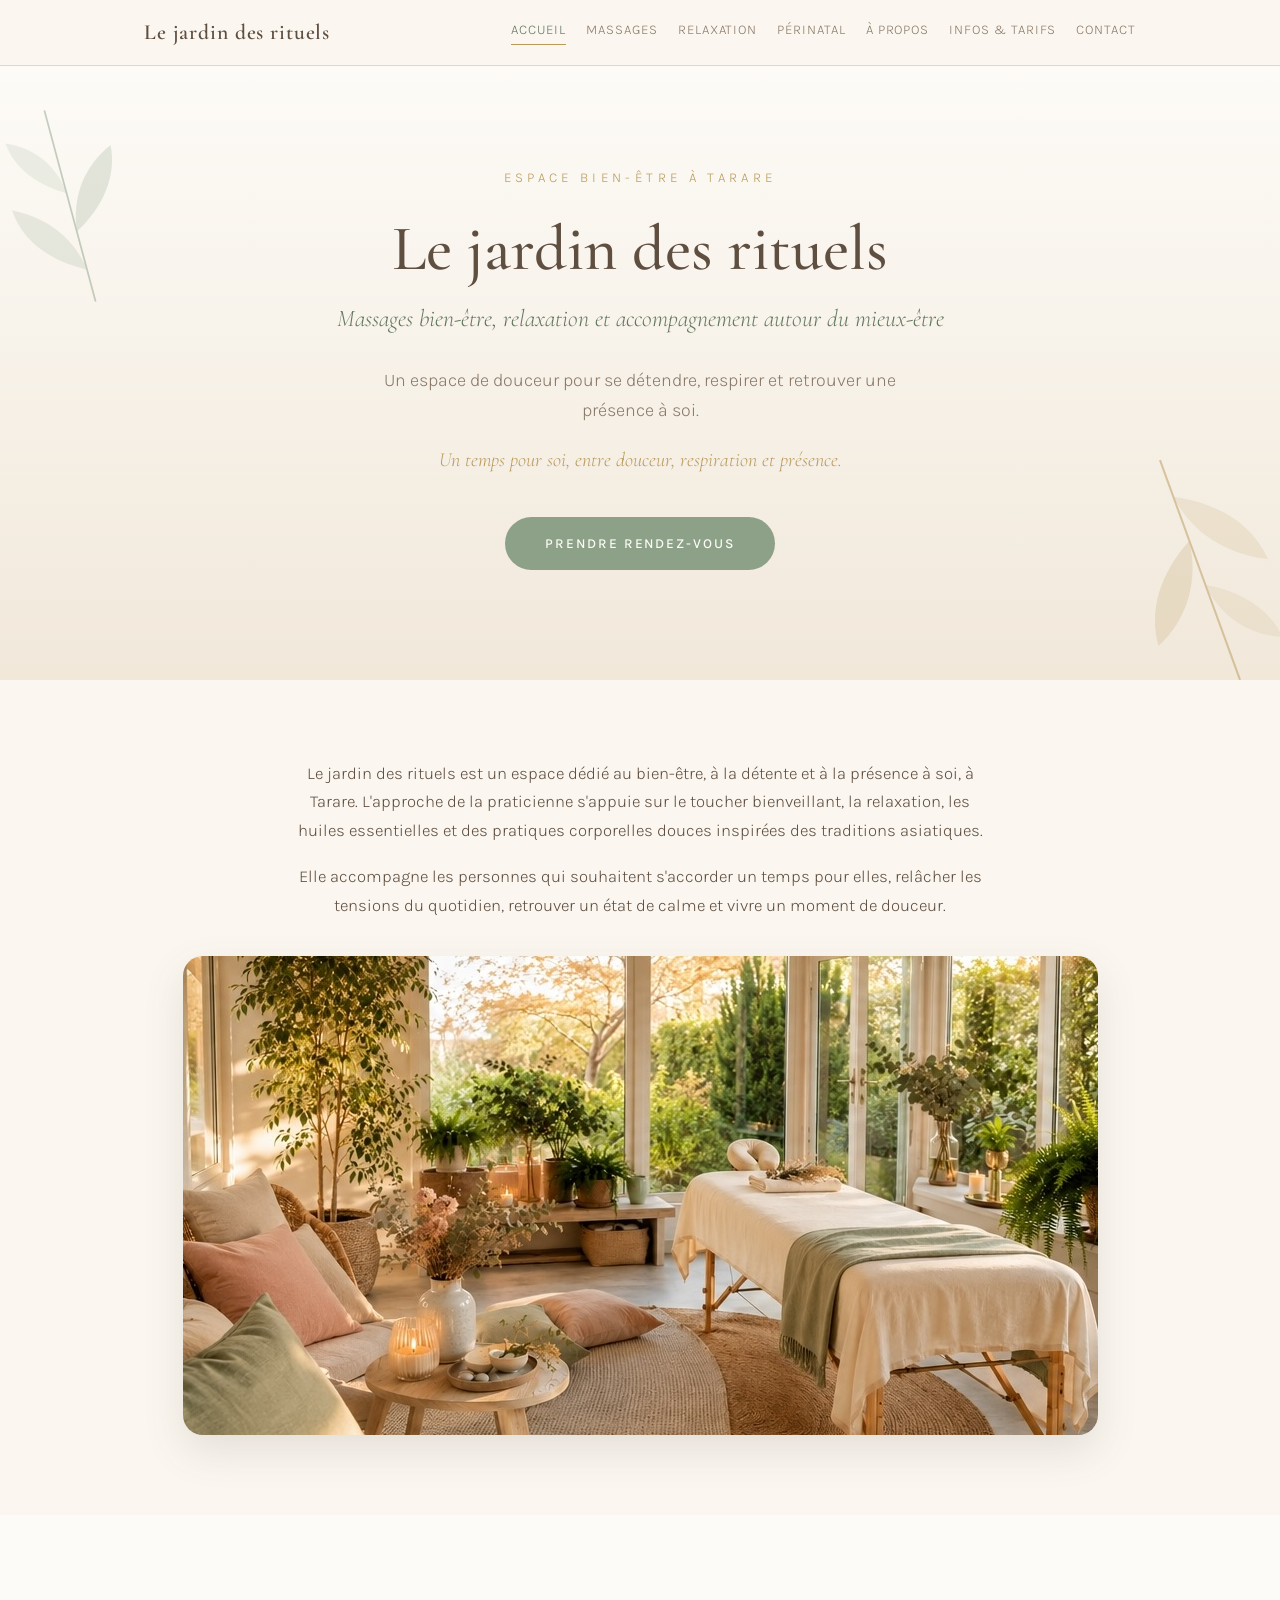
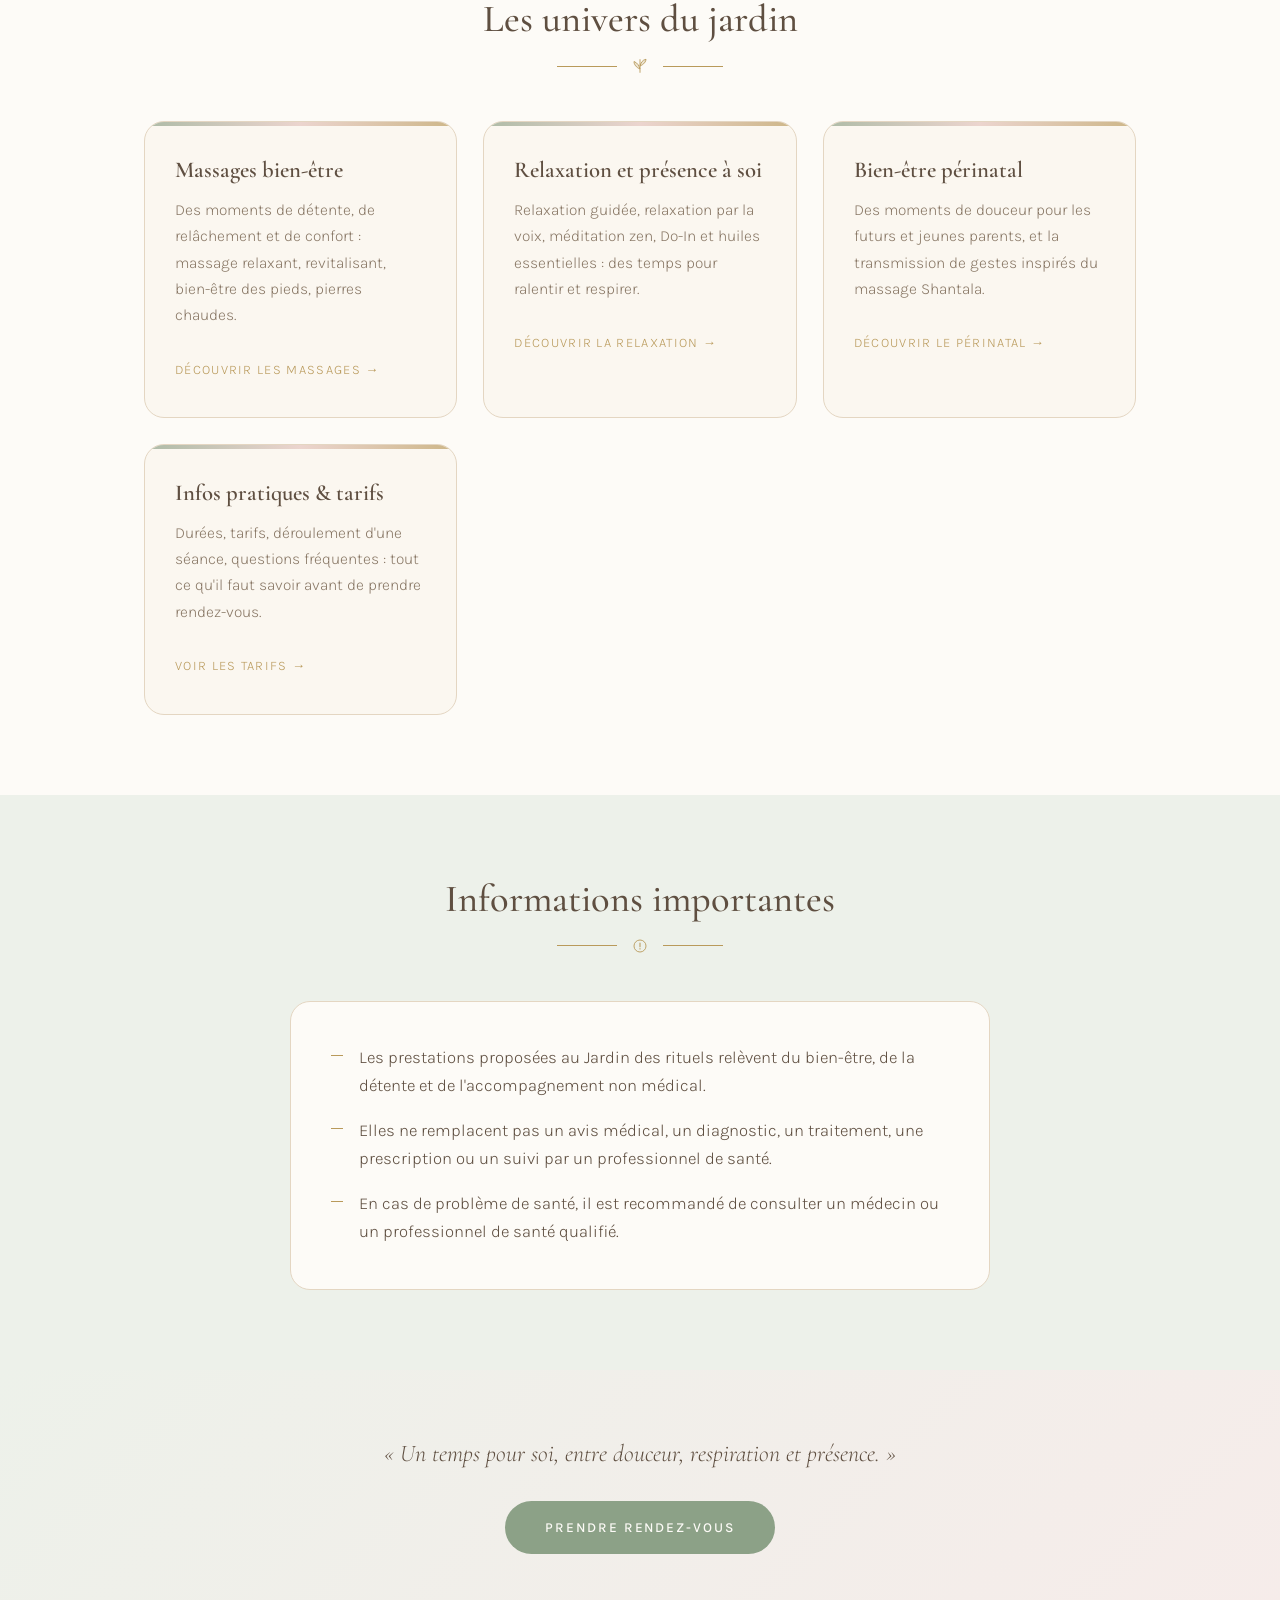
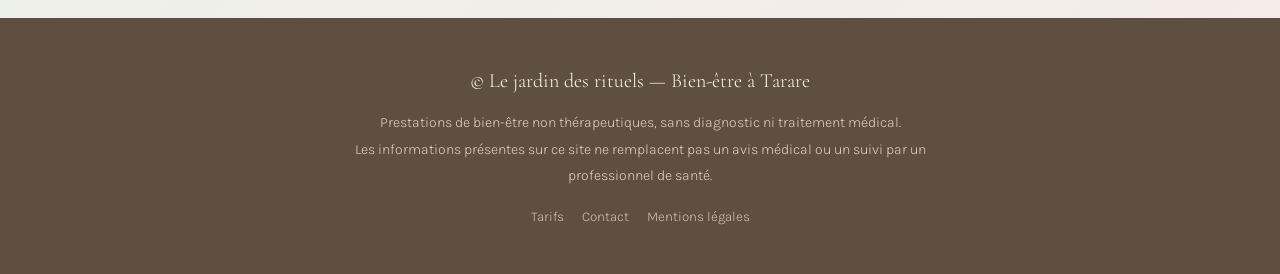
<file: index.html>
<!DOCTYPE html>
<html lang="fr">
<head>
<meta charset="UTF-8">
<meta name="viewport" content="width=device-width, initial-scale=1.0">
<title>Le jardin des rituels — Bien-être à Tarare : massages et relaxation</title>
<meta name="description" content="Le jardin des rituels, espace bien-être à Tarare : massages bien-être, relaxation, huiles essentielles et accompagnement périnatal. Prestations non thérapeutiques, sur rendez-vous.">
<link rel="canonical" href="https://conscienceetpresence.github.io/le-jardin-des-rituels/">
<meta property="og:type" content="website">
<meta property="og:title" content="Le jardin des rituels — Bien-être à Tarare">
<meta property="og:description" content="Massages bien-être, relaxation et accompagnement autour du mieux-être. Un espace de douceur pour se détendre, respirer et retrouver une présence à soi.">
<meta property="og:url" content="https://conscienceetpresence.github.io/le-jardin-des-rituels/">
<meta property="og:locale" content="fr_FR">
<link rel="icon" type="image/svg+xml" href="assets/favicon.svg">
<link rel="preconnect" href="https://fonts.googleapis.com">
<link rel="preconnect" href="https://fonts.gstatic.com" crossorigin>
<link href="https://fonts.googleapis.com/css2?family=Cormorant+Garamond:ital,wght@0,400;0,500;0,600;1,400&family=Karla:wght@300;400;500;600&display=swap" rel="stylesheet">
<link rel="stylesheet" href="assets/style.css">
<script type="application/ld+json">
{
  "@context": "https://schema.org",
  "@type": "LocalBusiness",
  "name": "Le jardin des rituels",
  "description": "Massages bien-être, relaxation et accompagnement autour du mieux-être à Tarare. Prestations de bien-être non thérapeutiques.",
  "url": "https://conscienceetpresence.github.io/le-jardin-des-rituels/",
  "address": {
    "@type": "PostalAddress",
    "addressLocality": "Tarare",
    "addressRegion": "Auvergne-Rhône-Alpes",
    "addressCountry": "FR"
  },
  "priceRange": "15 € – 75 €"
}
</script>
</head>
<body>

<nav class="principale">
  <div class="nav-inner">
    <a class="nav-nom" href="index.html">Le jardin des rituels</a>
    <div class="nav-liens">
      <a href="index.html" class="actif">Accueil</a>
      <a href="massages.html">Massages</a>
      <a href="relaxation.html">Relaxation</a>
      <a href="perinatal.html">Périnatal</a>
      <a href="a-propos.html">À propos</a>
      <a href="infos-pratiques.html">Infos &amp; tarifs</a>
      <a href="contact.html">Contact</a>
    </div>
  </div>
</nav>

<header class="accueil">
  <svg class="feuille feuille-gauche" width="220" height="220" viewBox="0 0 100 100" fill="none" xmlns="http://www.w3.org/2000/svg">
    <path d="M50 95 C 50 60, 50 40, 50 5" stroke="#8CA187" stroke-width="0.8"/>
    <path d="M50 80 C 35 72, 25 60, 24 45 C 38 52, 48 64, 50 80 Z" fill="#8CA187" opacity="0.35"/>
    <path d="M50 62 C 65 54, 74 42, 75 28 C 61 34, 52 46, 50 62 Z" fill="#8CA187" opacity="0.45"/>
    <path d="M50 44 C 38 37, 30 27, 29 15 C 41 20, 49 31, 50 44 Z" fill="#8CA187" opacity="0.3"/>
  </svg>
  <svg class="feuille feuille-droite" width="260" height="260" viewBox="0 0 100 100" fill="none" xmlns="http://www.w3.org/2000/svg">
    <path d="M50 95 C 50 60, 50 40, 50 5" stroke="#B99A5B" stroke-width="0.8"/>
    <path d="M50 80 C 35 72, 25 60, 24 45 C 38 52, 48 64, 50 80 Z" fill="#B99A5B" opacity="0.3"/>
    <path d="M50 62 C 65 54, 74 42, 75 28 C 61 34, 52 46, 50 62 Z" fill="#B99A5B" opacity="0.4"/>
    <path d="M50 44 C 38 37, 30 27, 29 15 C 41 20, 49 31, 50 44 Z" fill="#B99A5B" opacity="0.25"/>
  </svg>

  <p class="surtitre">Espace bien-être à Tarare</p>
  <h1>Le jardin des rituels</h1>
  <p class="sous-titre">Massages bien-être, relaxation et accompagnement autour du mieux-être</p>
  <p class="accroche">Un espace de douceur pour se détendre, respirer et retrouver une présence à soi.</p>
  <p class="signature">Un temps pour soi, entre douceur, respiration et présence.</p>
  <a class="bouton" href="contact.html">Prendre rendez-vous</a>
</header>

<section>
  <div class="conteneur">
    <div class="texte-central">
      <p>Le jardin des rituels est un espace dédié au bien-être, à la détente et à la présence à soi, à Tarare. L'approche de la praticienne s'appuie sur le toucher bienveillant, la relaxation, les huiles essentielles et des pratiques corporelles douces inspirées des traditions asiatiques.</p>
      <p>Elle accompagne les personnes qui souhaitent s'accorder un temps pour elles, relâcher les tensions du quotidien, retrouver un état de calme et vivre un moment de douceur.</p>
    </div>
    <img class="image-solo" src="assets/img/jardin-accueil.jpg" width="915" height="479" alt="Espace bien-être baigné de lumière naturelle : table de massage, plantes vertes, coussins doux et bougies" loading="lazy" style="max-width:915px; width:100%;">
  </div>
</section>

<section class="alterne">
  <div class="conteneur">
    <h2 class="titre-section">Les univers du jardin</h2>
    <div class="separateur">
      <svg width="18" height="18" viewBox="0 0 24 24" fill="none"><path d="M12 21 C 12 14, 12 8, 12 3 M12 16 C 7 14, 4 10, 4 6 C 9 8, 11 12, 12 16 Z M12 12 C 17 10, 20 6, 20 3 C 15 4, 13 8, 12 12 Z" stroke="#B99A5B" stroke-width="1.2" fill="#B99A5B" fill-opacity="0.25"/></svg>
    </div>
    <div class="grille">
      <a class="carte carte-lien" href="massages.html">
        <h3>Massages bien-être</h3>
        <p>Des moments de détente, de relâchement et de confort : massage relaxant, revitalisant, bien-être des pieds, pierres chaudes.</p>
        <span class="aller">Découvrir les massages →</span>
      </a>
      <a class="carte carte-lien" href="relaxation.html">
        <h3>Relaxation et présence à soi</h3>
        <p>Relaxation guidée, relaxation par la voix, méditation zen, Do-In et huiles essentielles : des temps pour ralentir et respirer.</p>
        <span class="aller">Découvrir la relaxation →</span>
      </a>
      <a class="carte carte-lien" href="perinatal.html">
        <h3>Bien-être périnatal</h3>
        <p>Des moments de douceur pour les futurs et jeunes parents, et la transmission de gestes inspirés du massage Shantala.</p>
        <span class="aller">Découvrir le périnatal →</span>
      </a>
      <a class="carte carte-lien" href="infos-pratiques.html">
        <h3>Infos pratiques &amp; tarifs</h3>
        <p>Durées, tarifs, déroulement d'une séance, questions fréquentes : tout ce qu'il faut savoir avant de prendre rendez-vous.</p>
        <span class="aller">Voir les tarifs →</span>
      </a>
    </div>
  </div>
</section>

<!-- ============================================================
     SECTION TÉMOIGNAGES — DÉSACTIVÉE.
     À activer UNIQUEMENT avec de véritables retours de clientes
     (jamais d'avis inventés : pratique commerciale trompeuse).
     Pour activer : retirer ces balises de commentaire et remplacer
     les textes d'exemple par les vrais avis (prénom + initiale).

<section>
  <div class="conteneur">
    <h2 class="titre-section">Elles en parlent</h2>
    <div class="separateur">
      <svg width="18" height="18" viewBox="0 0 24 24" fill="none"><circle cx="12" cy="12" r="8" stroke="#B99A5B" stroke-width="1.2"/><circle cx="12" cy="12" r="3.5" fill="#E5C6C0"/></svg>
    </div>
    <div class="temoignages">
      <div class="temoignage">
        <p>[Texte exact du retour de la cliente.]</p>
        <div class="auteur">— Prénom I.</div>
      </div>
      <div class="temoignage">
        <p>[Texte exact du retour de la cliente.]</p>
        <div class="auteur">— Prénom I.</div>
      </div>
      <div class="temoignage">
        <p>[Texte exact du retour de la cliente.]</p>
        <div class="auteur">— Prénom I.</div>
      </div>
    </div>
  </div>
</section>
============================================================ -->

<section class="fond-sauge">
  <div class="conteneur">
    <h2 class="titre-section">Informations importantes</h2>
    <div class="separateur">
      <svg width="18" height="18" viewBox="0 0 24 24" fill="none"><circle cx="12" cy="12" r="8" stroke="#B99A5B" stroke-width="1.2"/><path d="M12 8 L 12 13 M12 15.5 L 12 16" stroke="#B99A5B" stroke-width="1.4" stroke-linecap="round"/></svg>
    </div>
    <div class="bloc-infos">
      <p>Les prestations proposées au Jardin des rituels relèvent du bien-être, de la détente et de l'accompagnement non médical.</p>
      <p>Elles ne remplacent pas un avis médical, un diagnostic, un traitement, une prescription ou un suivi par un professionnel de santé.</p>
      <p>En cas de problème de santé, il est recommandé de consulter un médecin ou un professionnel de santé qualifié.</p>
    </div>
  </div>
</section>

<div class="bandeau-appel">
  <p>« Un temps pour soi, entre douceur, respiration et présence. »</p>
  <a class="bouton" href="contact.html">Prendre rendez-vous</a>
</div>

<footer>
  <p class="footer-nom">© Le jardin des rituels — Bien-être à Tarare</p>
  <p class="mention">
    Prestations de bien-être non thérapeutiques, sans diagnostic ni traitement médical.<br>
    Les informations présentes sur ce site ne remplacent pas un avis médical ou un suivi par un professionnel de santé.
  </p>
  <nav class="pied">
    <a href="infos-pratiques.html">Tarifs</a>
    <a href="contact.html">Contact</a>
    <a href="mentions-legales.html">Mentions légales</a>
  </nav>
</footer>

</body>
</html>
</file>
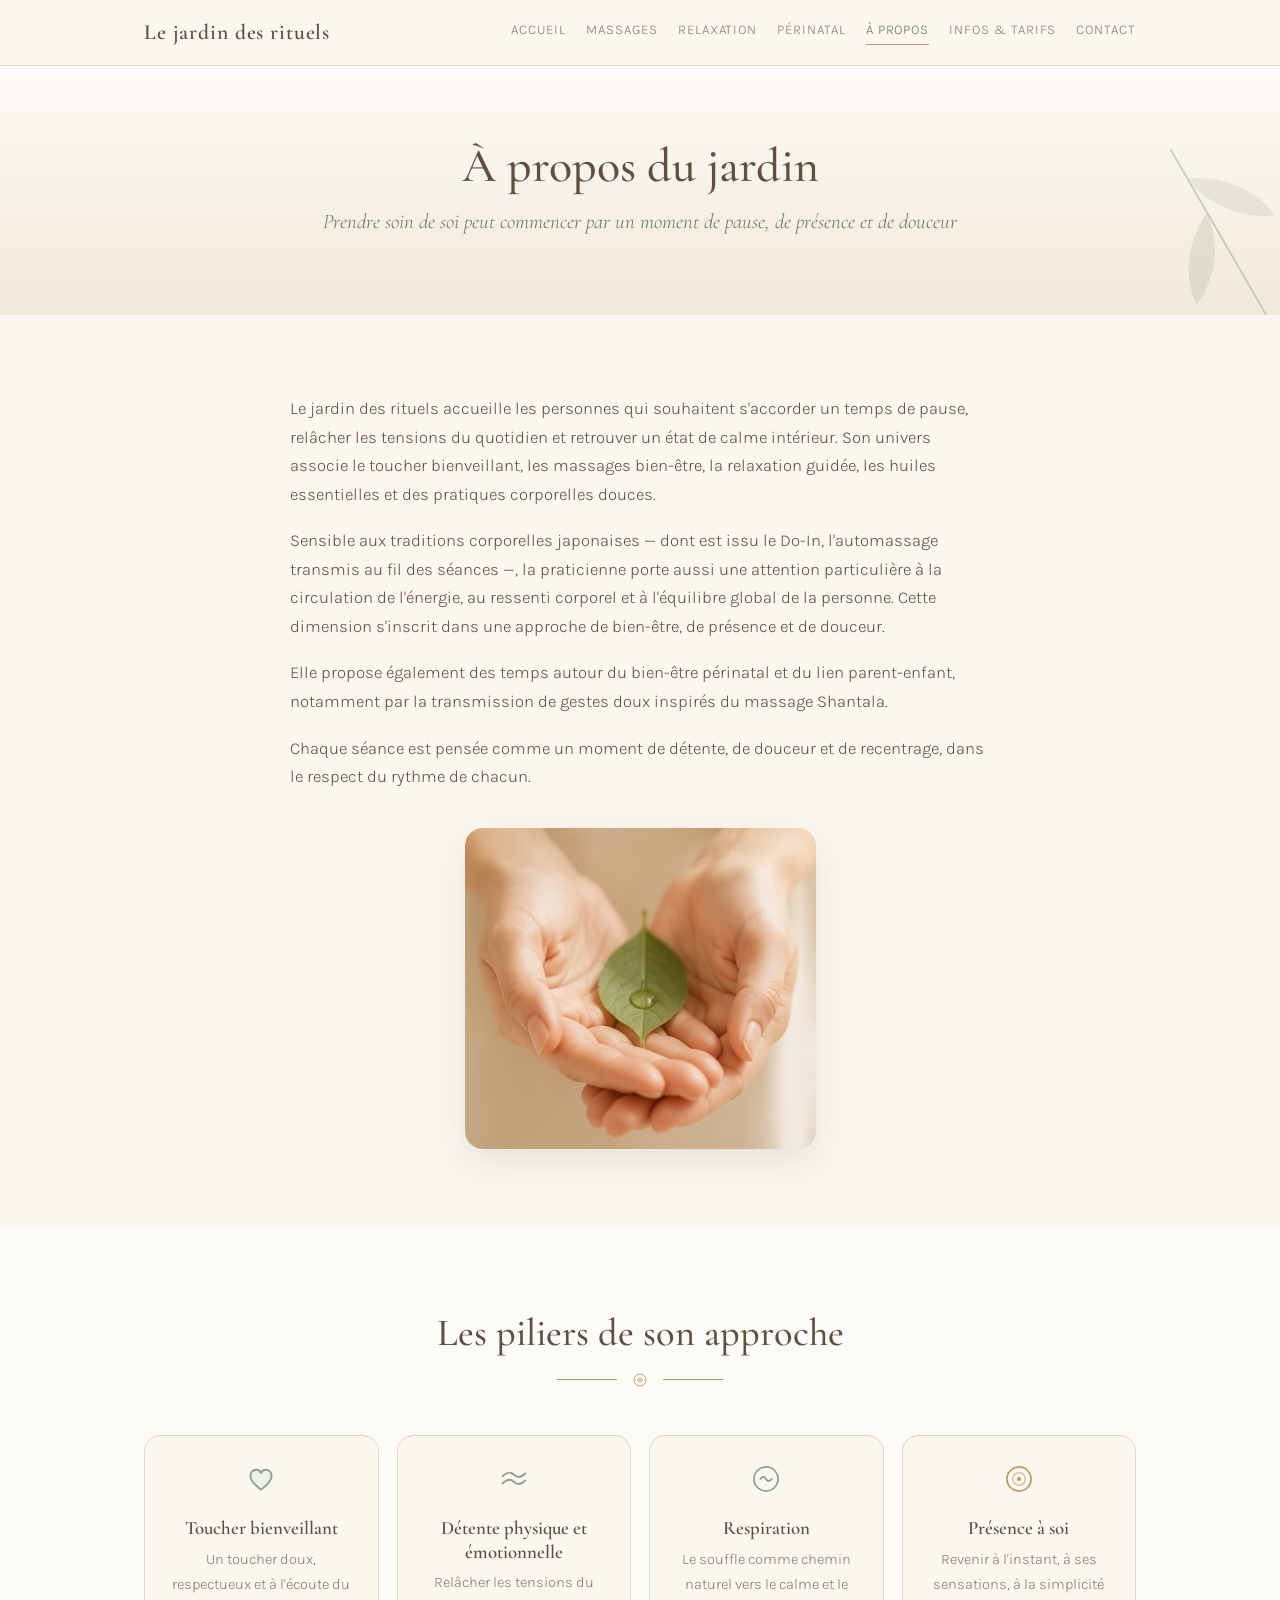
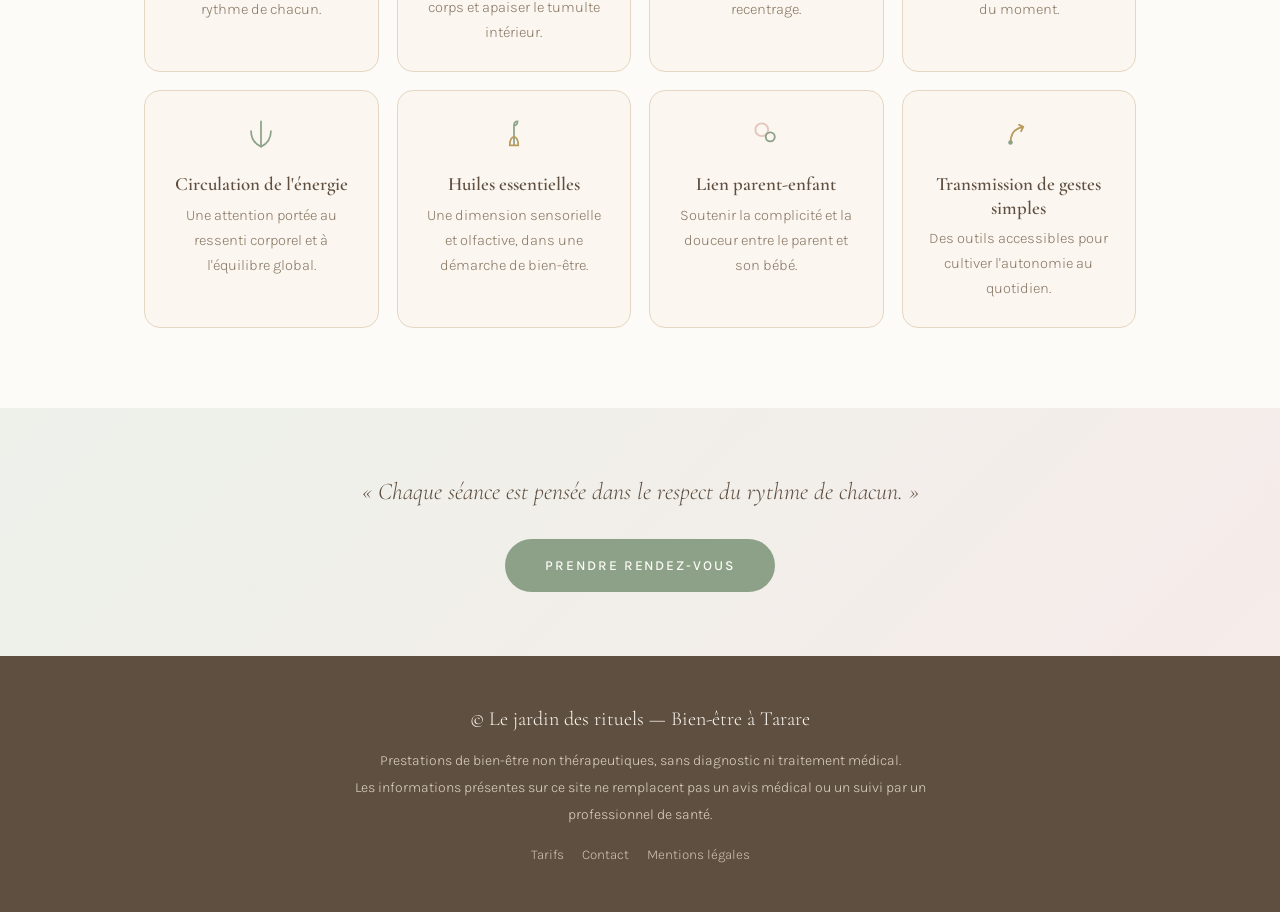
<file: a-propos.html>
<!DOCTYPE html>
<html lang="fr">
<head>
<meta charset="UTF-8">
<meta name="viewport" content="width=device-width, initial-scale=1.0">
<title>À propos — Le jardin des rituels, bien-être à Tarare</title>
<meta name="description" content="L'approche du Jardin des rituels, espace bien-être à Tarare : toucher bienveillant, respiration, présence à soi, traditions corporelles japonaises et transmission de gestes simples.">
<link rel="canonical" href="https://conscienceetpresence.github.io/le-jardin-des-rituels/a-propos.html">
<meta property="og:type" content="website">
<meta property="og:title" content="À propos — Le jardin des rituels, bien-être à Tarare">
<meta property="og:description" content="Une approche du bien-être fondée sur le toucher bienveillant, la respiration, la présence à soi et la transmission de gestes simples.">
<meta property="og:url" content="https://conscienceetpresence.github.io/le-jardin-des-rituels/a-propos.html">
<meta property="og:locale" content="fr_FR">
<link rel="icon" type="image/svg+xml" href="assets/favicon.svg">
<link rel="preconnect" href="https://fonts.googleapis.com">
<link rel="preconnect" href="https://fonts.gstatic.com" crossorigin>
<link href="https://fonts.googleapis.com/css2?family=Cormorant+Garamond:ital,wght@0,400;0,500;0,600;1,400&family=Karla:wght@300;400;500;600&display=swap" rel="stylesheet">
<link rel="stylesheet" href="assets/style.css">
</head>
<body>

<nav class="principale">
  <div class="nav-inner">
    <a class="nav-nom" href="index.html">Le jardin des rituels</a>
    <div class="nav-liens">
      <a href="index.html">Accueil</a>
      <a href="massages.html">Massages</a>
      <a href="relaxation.html">Relaxation</a>
      <a href="perinatal.html">Périnatal</a>
      <a href="a-propos.html" class="actif">À propos</a>
      <a href="infos-pratiques.html">Infos &amp; tarifs</a>
      <a href="contact.html">Contact</a>
    </div>
  </div>
</nav>

<div class="page-hero">
  <svg class="feuille" style="right:-50px; bottom:-30px; transform:rotate(150deg);" width="220" height="220" viewBox="0 0 100 100" fill="none" xmlns="http://www.w3.org/2000/svg">
    <path d="M50 95 C 50 60, 50 40, 50 5" stroke="#8CA187" stroke-width="0.8"/>
    <path d="M50 80 C 35 72, 25 60, 24 45 C 38 52, 48 64, 50 80 Z" fill="#8CA187" opacity="0.35"/>
    <path d="M50 62 C 65 54, 74 42, 75 28 C 61 34, 52 46, 50 62 Z" fill="#8CA187" opacity="0.45"/>
  </svg>
  <h1>À propos du jardin</h1>
  <p class="sous-titre">Prendre soin de soi peut commencer par un moment de pause, de présence et de douceur</p>
</div>

<section>
  <div class="conteneur">
    <div class="prose">
      <p>Le jardin des rituels accueille les personnes qui souhaitent s'accorder un temps de pause, relâcher les tensions du quotidien et retrouver un état de calme intérieur. Son univers associe le toucher bienveillant, les massages bien-être, la relaxation guidée, les huiles essentielles et des pratiques corporelles douces.</p>
      <p>Sensible aux traditions corporelles japonaises — dont est issu le Do-In, l'automassage transmis au fil des séances —, la praticienne porte aussi une attention particulière à la circulation de l'énergie, au ressenti corporel et à l'équilibre global de la personne. Cette dimension s'inscrit dans une approche de bien-être, de présence et de douceur.</p>
      <p>Elle propose également des temps autour du bien-être périnatal et du lien parent-enfant, notamment par la transmission de gestes doux inspirés du massage Shantala.</p>
      <p>Chaque séance est pensée comme un moment de détente, de douceur et de recentrage, dans le respect du rythme de chacun.</p>
    </div>
    <div class="galerie">
      <img src="assets/img/detail-nature.jpg" width="351" height="321" alt="Mains ouvertes en coupe tenant délicatement une feuille verte portant une goutte d'eau" loading="lazy">
    </div>
  </div>
</section>

<section class="alterne">
  <div class="conteneur">
    <h2 class="titre-section">Les piliers de son approche</h2>
    <div class="separateur">
      <svg width="18" height="18" viewBox="0 0 24 24" fill="none"><circle cx="12" cy="12" r="8" stroke="#B99A5B" stroke-width="1.2"/><circle cx="12" cy="12" r="3.5" fill="#E5C6C0"/></svg>
    </div>
    <div class="piliers">
      <div class="pilier">
        <svg width="34" height="34" viewBox="0 0 24 24" fill="none"><path d="M12 19.5 C 8 16.5, 4.5 13.5, 4.5 9.8 C 4.5 7.2, 6.4 5.5, 8.6 5.5 C 10 5.5, 11.3 6.3, 12 7.6 C 12.7 6.3, 14 5.5, 15.4 5.5 C 17.6 5.5, 19.5 7.2, 19.5 9.8 C 19.5 13.5, 16 16.5, 12 19.5 Z" stroke="#8CA187" stroke-width="1.3" fill="#EDF1EA"/></svg>
        <h3>Toucher bienveillant</h3>
        <p>Un toucher doux, respectueux et à l'écoute du rythme de chacun.</p>
      </div>
      <div class="pilier">
        <svg width="34" height="34" viewBox="0 0 24 24" fill="none"><path d="M4 15 C 7 12, 10 12, 12 14 C 14 16, 17 16, 20 13 M4 10 C 7 7, 10 7, 12 9 C 14 11, 17 11, 20 8" stroke="#8CA187" stroke-width="1.3" stroke-linecap="round"/></svg>
        <h3>Détente physique et émotionnelle</h3>
        <p>Relâcher les tensions du corps et apaiser le tumulte intérieur.</p>
      </div>
      <div class="pilier">
        <svg width="34" height="34" viewBox="0 0 24 24" fill="none"><circle cx="12" cy="12" r="8.5" stroke="#8CA187" stroke-width="1.2"/><path d="M8 12 C 9.5 10, 11 10, 12 12 C 13 14, 14.5 14, 16 12" stroke="#8CA187" stroke-width="1.2" stroke-linecap="round"/></svg>
        <h3>Respiration</h3>
        <p>Le souffle comme chemin naturel vers le calme et le recentrage.</p>
      </div>
      <div class="pilier">
        <svg width="34" height="34" viewBox="0 0 24 24" fill="none"><circle cx="12" cy="12" r="8.5" stroke="#B99A5B" stroke-width="1.2"/><circle cx="12" cy="12" r="4.5" stroke="#B99A5B" stroke-width="1" opacity="0.6"/><circle cx="12" cy="12" r="1.4" fill="#B99A5B"/></svg>
        <h3>Présence à soi</h3>
        <p>Revenir à l'instant, à ses sensations, à la simplicité du moment.</p>
      </div>
      <div class="pilier">
        <svg width="34" height="34" viewBox="0 0 24 24" fill="none"><path d="M12 3 C 12 8, 12 16, 12 21 M12 21 C 8 19, 5 15, 5 10 M12 21 C 16 19, 19 15, 19 10" stroke="#8CA187" stroke-width="1.2" stroke-linecap="round"/></svg>
        <h3>Circulation de l'énergie</h3>
        <p>Une attention portée au ressenti corporel et à l'équilibre global.</p>
      </div>
      <div class="pilier">
        <svg width="34" height="34" viewBox="0 0 24 24" fill="none"><path d="M12 20 C 12 14, 12 9, 12 6 M12 6 C 12 4, 13 3, 14.5 3 C 14.5 5, 13.5 6, 12 6 Z" stroke="#8CA187" stroke-width="1.2" fill="#EDF1EA"/><path d="M9 20 C 9 16.5, 10.3 14, 12 14 C 13.7 14, 15 16.5, 15 20 Z" stroke="#B99A5B" stroke-width="1.2" fill="none"/></svg>
        <h3>Huiles essentielles</h3>
        <p>Une dimension sensorielle et olfactive, dans une démarche de bien-être.</p>
      </div>
      <div class="pilier">
        <svg width="34" height="34" viewBox="0 0 24 24" fill="none"><circle cx="9" cy="9" r="4.5" stroke="#E5C6C0" stroke-width="1.4"/><circle cx="15" cy="14" r="3.2" stroke="#8CA187" stroke-width="1.3"/></svg>
        <h3>Lien parent-enfant</h3>
        <p>Soutenir la complicité et la douceur entre le parent et son bébé.</p>
      </div>
      <div class="pilier">
        <svg width="34" height="34" viewBox="0 0 24 24" fill="none"><path d="M6 18 C 6 12, 9 8, 15 7 M15 7 L 12 5.5 M15 7 L 13.5 10" stroke="#B99A5B" stroke-width="1.3" stroke-linecap="round" stroke-linejoin="round"/><circle cx="6" cy="18" r="1.6" fill="#8CA187"/></svg>
        <h3>Transmission de gestes simples</h3>
        <p>Des outils accessibles pour cultiver l'autonomie au quotidien.</p>
      </div>
    </div>
  </div>
</section>

<div class="bandeau-appel">
  <p>« Chaque séance est pensée dans le respect du rythme de chacun. »</p>
  <a class="bouton" href="contact.html">Prendre rendez-vous</a>
</div>

<footer>
  <p class="footer-nom">© Le jardin des rituels — Bien-être à Tarare</p>
  <p class="mention">
    Prestations de bien-être non thérapeutiques, sans diagnostic ni traitement médical.<br>
    Les informations présentes sur ce site ne remplacent pas un avis médical ou un suivi par un professionnel de santé.
  </p>
  <nav class="pied">
    <a href="infos-pratiques.html">Tarifs</a>
    <a href="contact.html">Contact</a>
    <a href="mentions-legales.html">Mentions légales</a>
  </nav>
</footer>

</body>
</html>
</file>
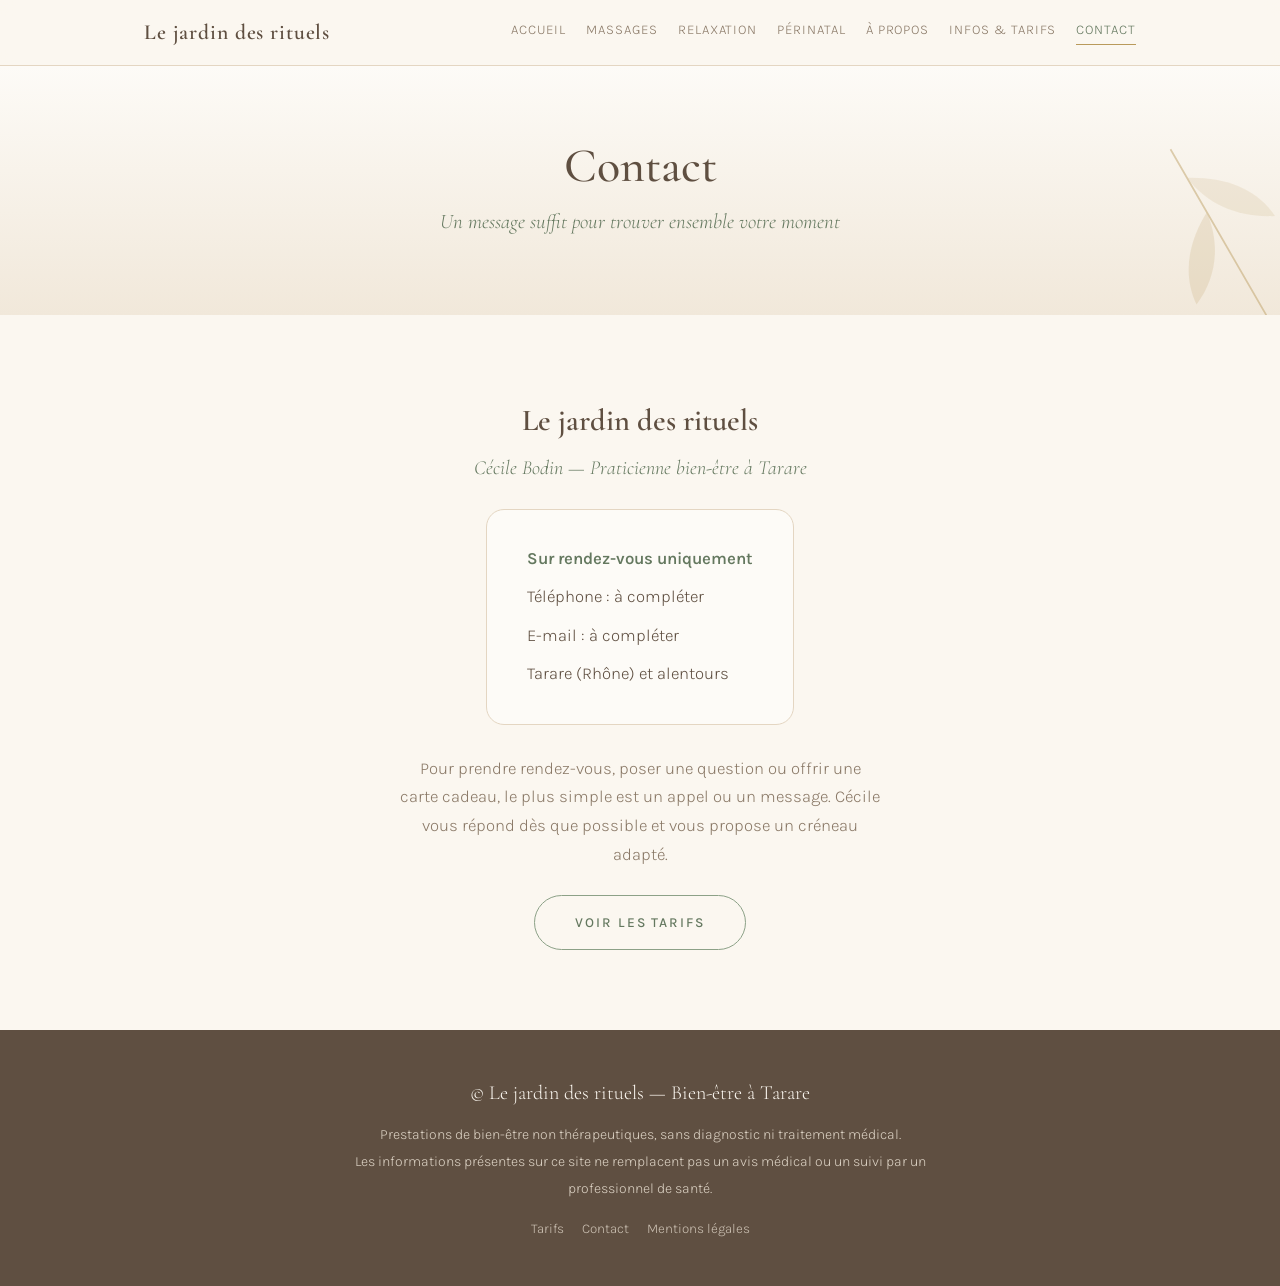
<file: contact.html>
<!DOCTYPE html>
<html lang="fr">
<head>
<meta charset="UTF-8">
<meta name="viewport" content="width=device-width, initial-scale=1.0">
<title>Contact et rendez-vous — Le jardin des rituels, bien-être à Tarare</title>
<meta name="description" content="Prendre rendez-vous avec Cécile Bodin, praticienne bien-être à Tarare. Massages bien-être, relaxation et ateliers, sur rendez-vous uniquement.">
<link rel="canonical" href="https://conscienceetpresence.github.io/le-jardin-des-rituels/contact.html">
<meta property="og:type" content="website">
<meta property="og:title" content="Contact et rendez-vous — Le jardin des rituels, bien-être à Tarare">
<meta property="og:description" content="Séances sur rendez-vous uniquement, à Tarare.">
<meta property="og:url" content="https://conscienceetpresence.github.io/le-jardin-des-rituels/contact.html">
<meta property="og:locale" content="fr_FR">
<link rel="icon" type="image/svg+xml" href="assets/favicon.svg">
<link rel="preconnect" href="https://fonts.googleapis.com">
<link rel="preconnect" href="https://fonts.gstatic.com" crossorigin>
<link href="https://fonts.googleapis.com/css2?family=Cormorant+Garamond:ital,wght@0,400;0,500;0,600;1,400&family=Karla:wght@300;400;500;600&display=swap" rel="stylesheet">
<link rel="stylesheet" href="assets/style.css">
</head>
<body>

<nav class="principale">
  <div class="nav-inner">
    <a class="nav-nom" href="index.html">Le jardin des rituels</a>
    <div class="nav-liens">
      <a href="index.html">Accueil</a>
      <a href="massages.html">Massages</a>
      <a href="relaxation.html">Relaxation</a>
      <a href="perinatal.html">Périnatal</a>
      <a href="a-propos.html">À propos</a>
      <a href="infos-pratiques.html">Infos &amp; tarifs</a>
      <a href="contact.html" class="actif">Contact</a>
    </div>
  </div>
</nav>

<div class="page-hero">
  <svg class="feuille" style="right:-50px; bottom:-30px; transform:rotate(150deg);" width="220" height="220" viewBox="0 0 100 100" fill="none" xmlns="http://www.w3.org/2000/svg">
    <path d="M50 95 C 50 60, 50 40, 50 5" stroke="#B99A5B" stroke-width="0.8"/>
    <path d="M50 80 C 35 72, 25 60, 24 45 C 38 52, 48 64, 50 80 Z" fill="#B99A5B" opacity="0.3"/>
    <path d="M50 62 C 65 54, 74 42, 75 28 C 61 34, 52 46, 50 62 Z" fill="#B99A5B" opacity="0.4"/>
  </svg>
  <h1>Contact</h1>
  <p class="sous-titre">Un message suffit pour trouver ensemble votre moment</p>
</div>

<section>
  <div class="conteneur">
    <div class="contact-bloc">
      <p class="nom-contact">Le jardin des rituels</p>
      <p class="role-contact">Cécile Bodin — Praticienne bien-être à Tarare</p>
      <div class="contact-lignes">
        <p><strong>Sur rendez-vous uniquement</strong></p>
        <p>Téléphone : à compléter</p>
        <p>E-mail : à compléter</p>
        <p>Tarare (Rhône) et alentours</p>
      </div>
      <p style="max-width: 480px; margin: 0 auto 26px; color: var(--brun-clair);">
        Pour prendre rendez-vous, poser une question ou offrir une carte cadeau, le plus simple est un appel ou un message. Cécile vous répond dès que possible et vous propose un créneau adapté.
      </p>
      <a class="bouton bouton-secondaire" href="infos-pratiques.html">Voir les tarifs</a>
    </div>
  </div>
</section>

<footer>
  <p class="footer-nom">© Le jardin des rituels — Bien-être à Tarare</p>
  <p class="mention">
    Prestations de bien-être non thérapeutiques, sans diagnostic ni traitement médical.<br>
    Les informations présentes sur ce site ne remplacent pas un avis médical ou un suivi par un professionnel de santé.
  </p>
  <nav class="pied">
    <a href="infos-pratiques.html">Tarifs</a>
    <a href="contact.html">Contact</a>
    <a href="mentions-legales.html">Mentions légales</a>
  </nav>
</footer>

</body>
</html>
</file>
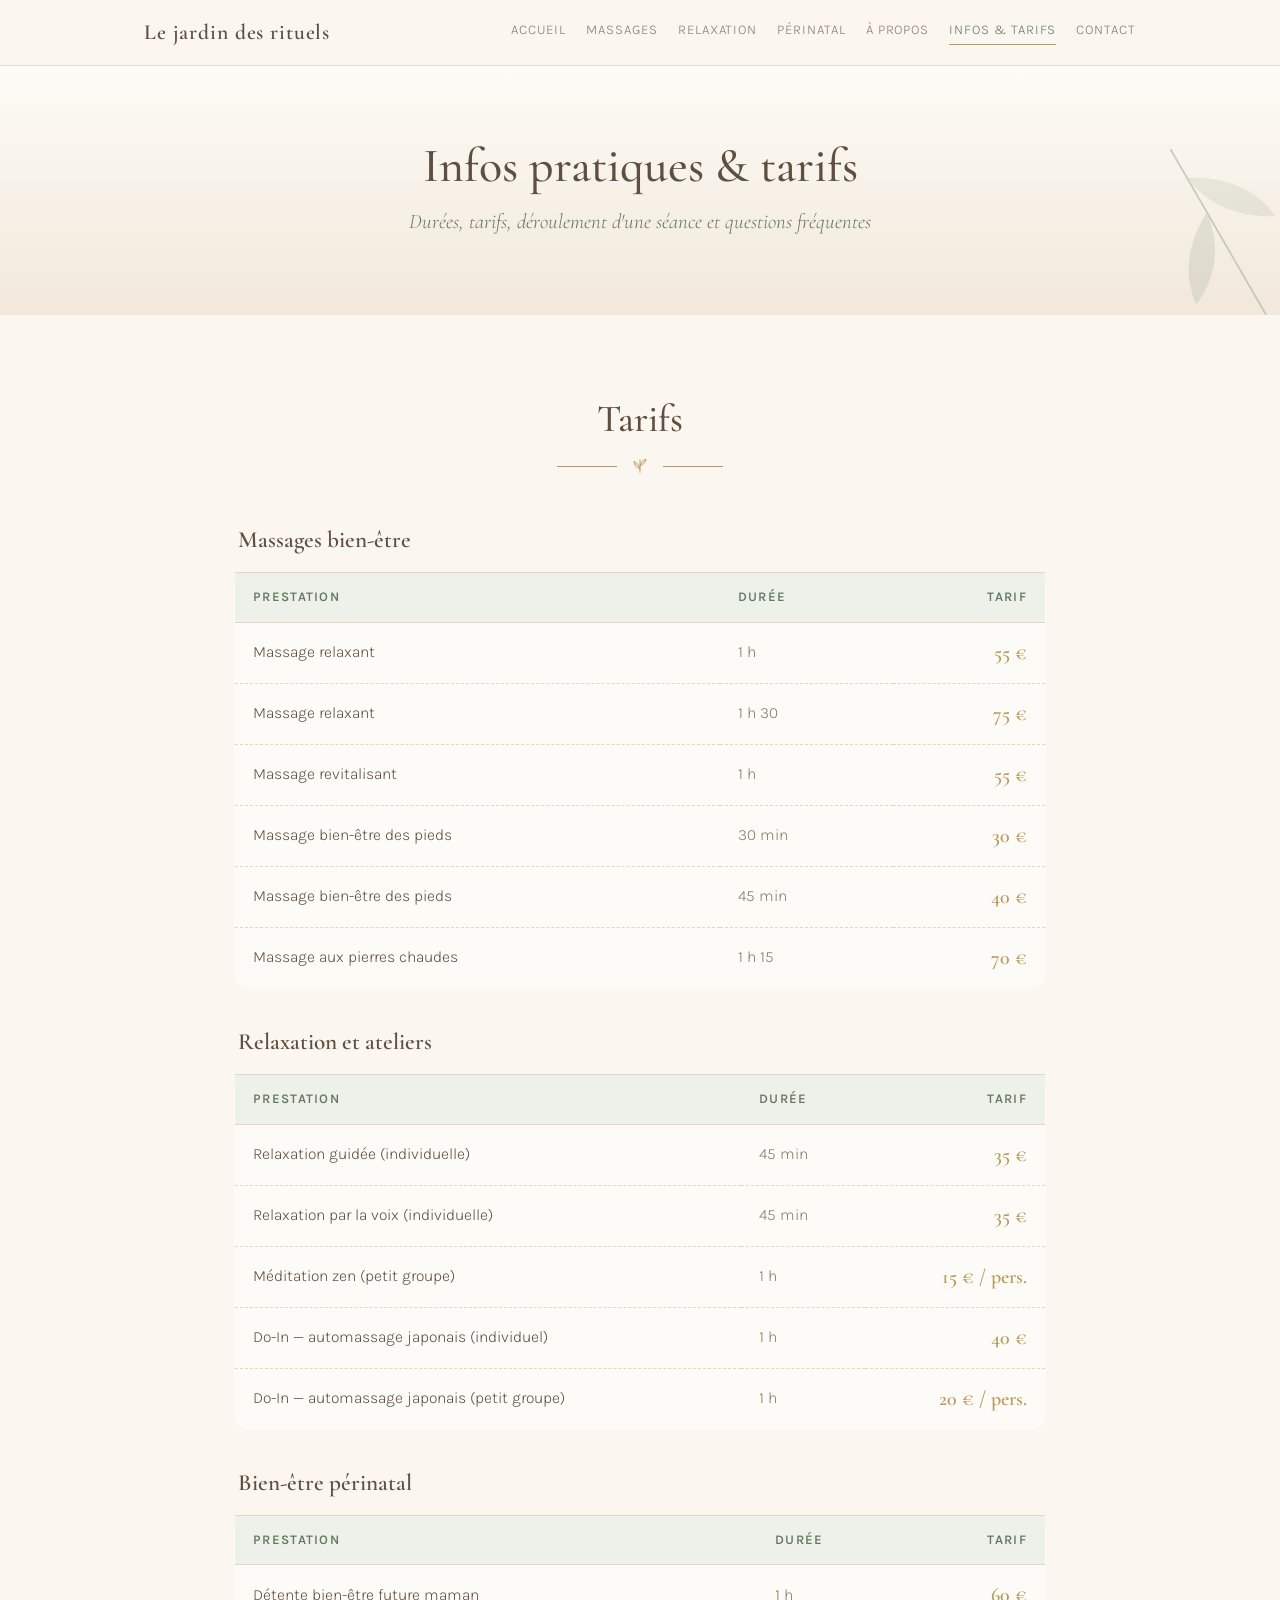
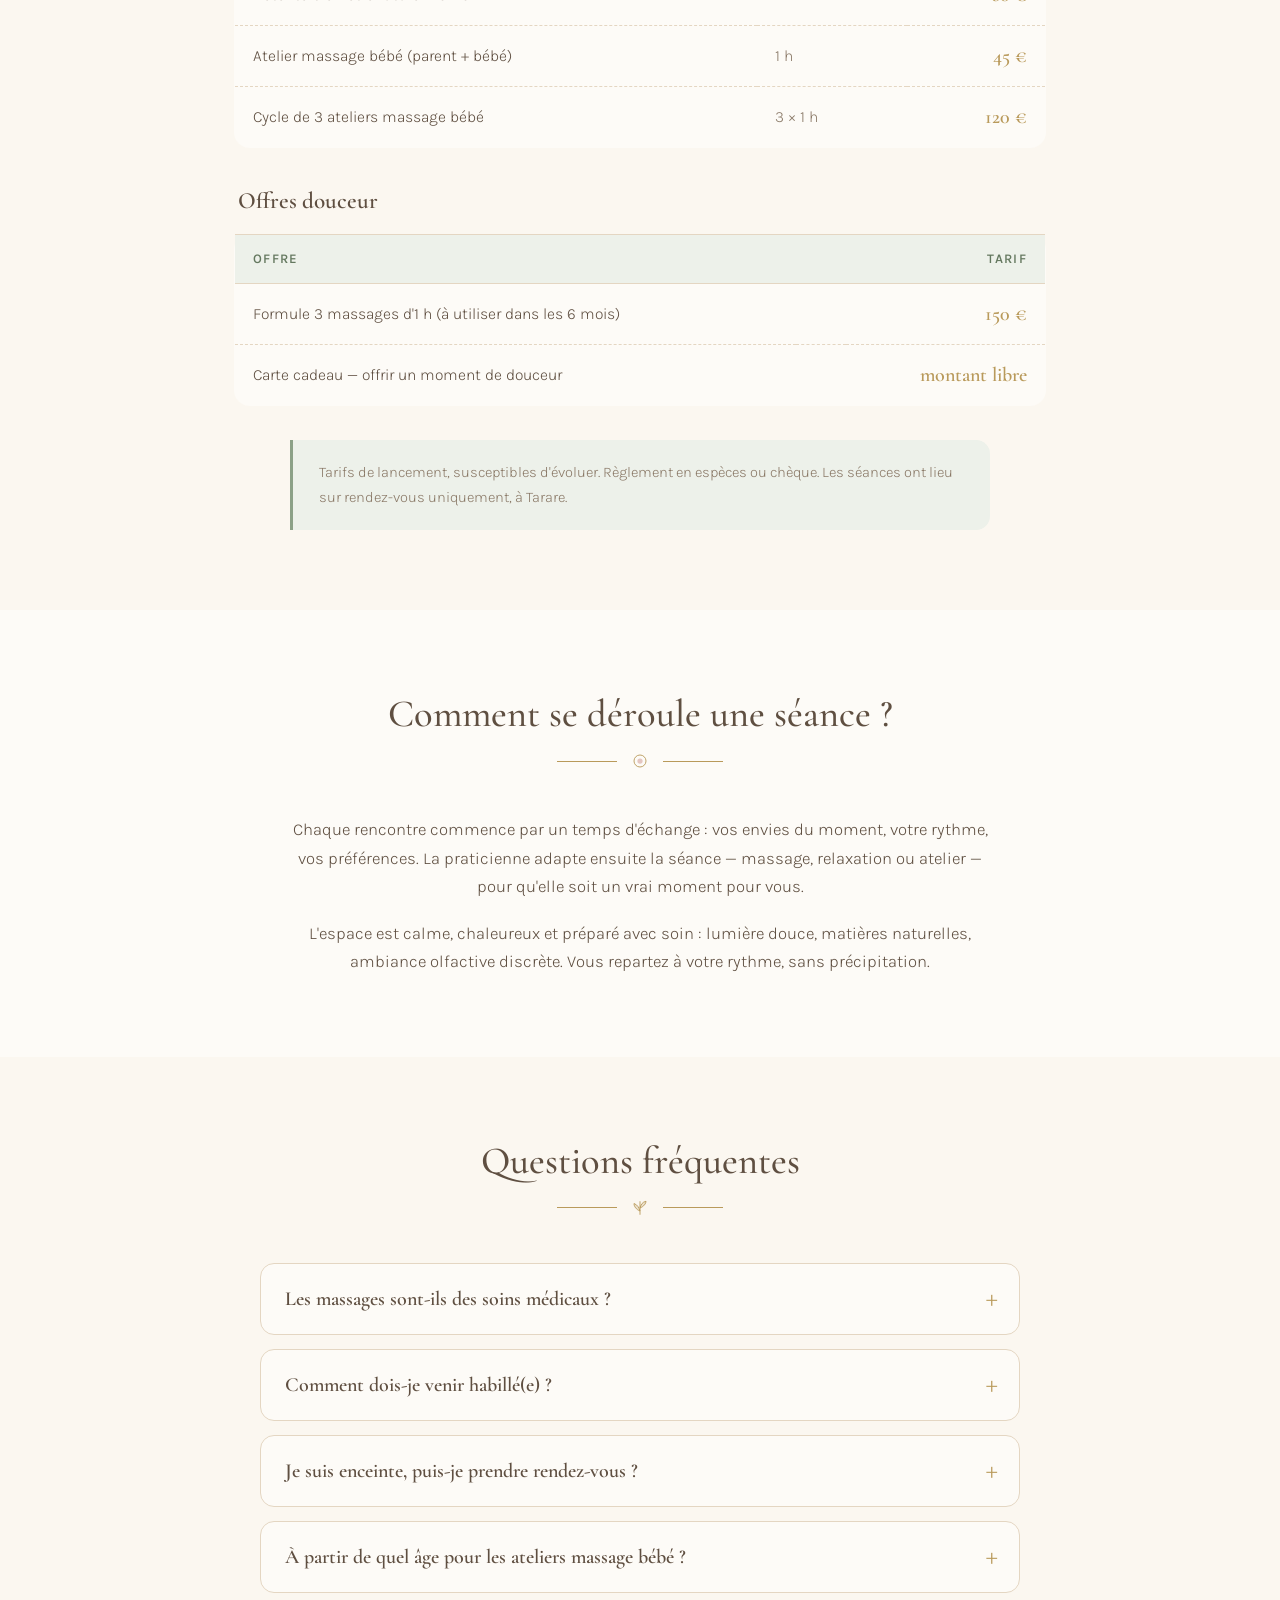
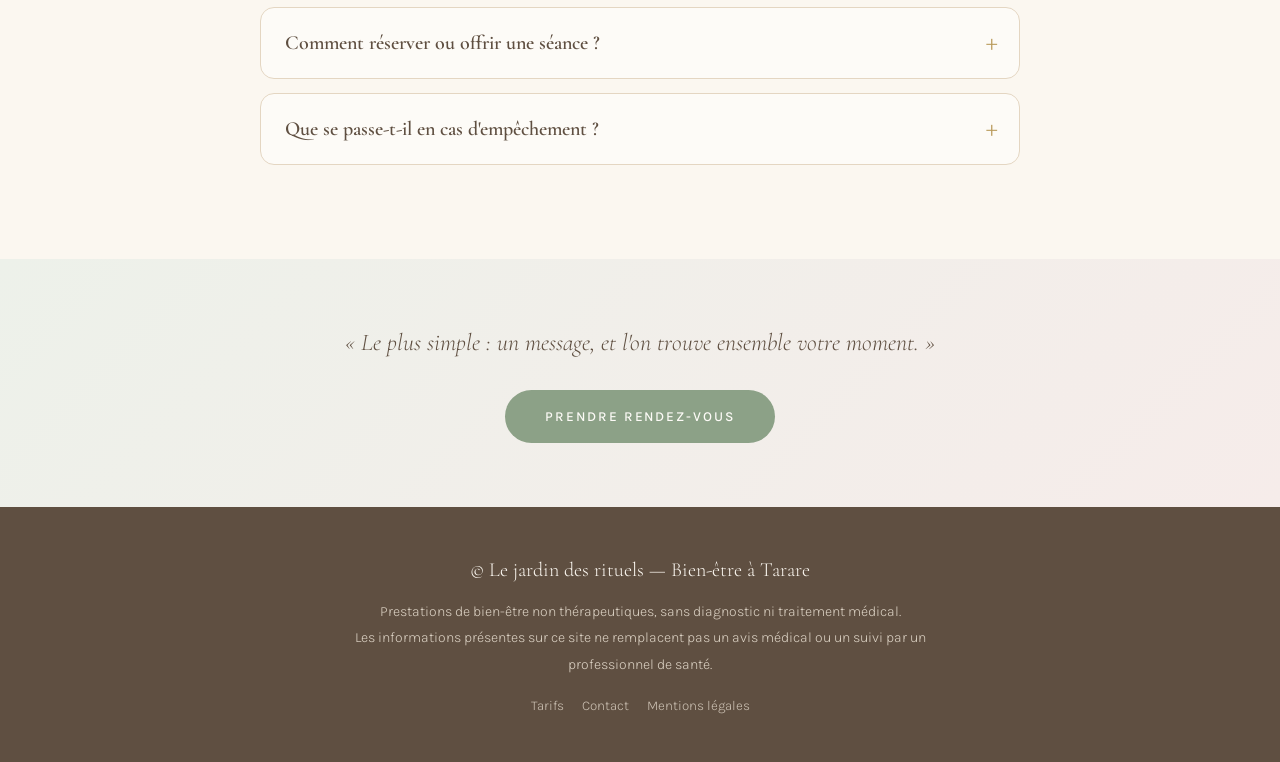
<file: infos-pratiques.html>
<!DOCTYPE html>
<html lang="fr">
<head>
<meta charset="UTF-8">
<meta name="viewport" content="width=device-width, initial-scale=1.0">
<title>Tarifs et infos pratiques — Le jardin des rituels, bien-être à Tarare</title>
<meta name="description" content="Tarifs des massages bien-être, séances de relaxation et ateliers massage bébé à Tarare. Durées, déroulement d'une séance, questions fréquentes. Sur rendez-vous.">
<link rel="canonical" href="https://conscienceetpresence.github.io/le-jardin-des-rituels/infos-pratiques.html">
<meta property="og:type" content="website">
<meta property="og:title" content="Tarifs et infos pratiques — Le jardin des rituels, bien-être à Tarare">
<meta property="og:description" content="Durées, tarifs, déroulement d'une séance et questions fréquentes.">
<meta property="og:url" content="https://conscienceetpresence.github.io/le-jardin-des-rituels/infos-pratiques.html">
<meta property="og:locale" content="fr_FR">
<link rel="icon" type="image/svg+xml" href="assets/favicon.svg">
<link rel="preconnect" href="https://fonts.googleapis.com">
<link rel="preconnect" href="https://fonts.gstatic.com" crossorigin>
<link href="https://fonts.googleapis.com/css2?family=Cormorant+Garamond:ital,wght@0,400;0,500;0,600;1,400&family=Karla:wght@300;400;500;600&display=swap" rel="stylesheet">
<link rel="stylesheet" href="assets/style.css">
</head>
<body>

<nav class="principale">
  <div class="nav-inner">
    <a class="nav-nom" href="index.html">Le jardin des rituels</a>
    <div class="nav-liens">
      <a href="index.html">Accueil</a>
      <a href="massages.html">Massages</a>
      <a href="relaxation.html">Relaxation</a>
      <a href="perinatal.html">Périnatal</a>
      <a href="a-propos.html">À propos</a>
      <a href="infos-pratiques.html" class="actif">Infos &amp; tarifs</a>
      <a href="contact.html">Contact</a>
    </div>
  </div>
</nav>

<div class="page-hero">
  <svg class="feuille" style="right:-50px; bottom:-30px; transform:rotate(150deg);" width="220" height="220" viewBox="0 0 100 100" fill="none" xmlns="http://www.w3.org/2000/svg">
    <path d="M50 95 C 50 60, 50 40, 50 5" stroke="#8CA187" stroke-width="0.8"/>
    <path d="M50 80 C 35 72, 25 60, 24 45 C 38 52, 48 64, 50 80 Z" fill="#8CA187" opacity="0.35"/>
    <path d="M50 62 C 65 54, 74 42, 75 28 C 61 34, 52 46, 50 62 Z" fill="#8CA187" opacity="0.45"/>
  </svg>
  <h1>Infos pratiques &amp; tarifs</h1>
  <p class="sous-titre">Durées, tarifs, déroulement d'une séance et questions fréquentes</p>
</div>

<section>
  <div class="conteneur" style="max-width: 860px;">
    <h2 class="titre-section">Tarifs</h2>
    <div class="separateur">
      <svg width="18" height="18" viewBox="0 0 24 24" fill="none"><path d="M12 21 C 12 14, 12 8, 12 3 M12 16 C 7 14, 4 10, 4 6 C 9 8, 11 12, 12 16 Z M12 12 C 17 10, 20 6, 20 3 C 15 4, 13 8, 12 12 Z" stroke="#B99A5B" stroke-width="1.2" fill="#B99A5B" fill-opacity="0.25"/></svg>
    </div>

    <table class="tableau-tarifs">
      <caption>Massages bien-être</caption>
      <tr><th>Prestation</th><th>Durée</th><th style="text-align:right;">Tarif</th></tr>
      <tr><td>Massage relaxant</td><td class="duree-cell">1 h</td><td class="prix-cell">55 €</td></tr>
      <tr><td>Massage relaxant</td><td class="duree-cell">1 h 30</td><td class="prix-cell">75 €</td></tr>
      <tr><td>Massage revitalisant</td><td class="duree-cell">1 h</td><td class="prix-cell">55 €</td></tr>
      <tr><td>Massage bien-être des pieds</td><td class="duree-cell">30 min</td><td class="prix-cell">30 €</td></tr>
      <tr><td>Massage bien-être des pieds</td><td class="duree-cell">45 min</td><td class="prix-cell">40 €</td></tr>
      <tr><td>Massage aux pierres chaudes</td><td class="duree-cell">1 h 15</td><td class="prix-cell">70 €</td></tr>
    </table>

    <table class="tableau-tarifs">
      <caption>Relaxation et ateliers</caption>
      <tr><th>Prestation</th><th>Durée</th><th style="text-align:right;">Tarif</th></tr>
      <tr><td>Relaxation guidée (individuelle)</td><td class="duree-cell">45 min</td><td class="prix-cell">35 €</td></tr>
      <tr><td>Relaxation par la voix (individuelle)</td><td class="duree-cell">45 min</td><td class="prix-cell">35 €</td></tr>
      <tr><td>Méditation zen (petit groupe)</td><td class="duree-cell">1 h</td><td class="prix-cell">15 € / pers.</td></tr>
      <tr><td>Do-In — automassage japonais (individuel)</td><td class="duree-cell">1 h</td><td class="prix-cell">40 €</td></tr>
      <tr><td>Do-In — automassage japonais (petit groupe)</td><td class="duree-cell">1 h</td><td class="prix-cell">20 € / pers.</td></tr>
    </table>

    <table class="tableau-tarifs">
      <caption>Bien-être périnatal</caption>
      <tr><th>Prestation</th><th>Durée</th><th style="text-align:right;">Tarif</th></tr>
      <tr><td>Détente bien-être future maman</td><td class="duree-cell">1 h</td><td class="prix-cell">60 €</td></tr>
      <tr><td>Atelier massage bébé (parent + bébé)</td><td class="duree-cell">1 h</td><td class="prix-cell">45 €</td></tr>
      <tr><td>Cycle de 3 ateliers massage bébé</td><td class="duree-cell">3 × 1 h</td><td class="prix-cell">120 €</td></tr>
    </table>

    <table class="tableau-tarifs">
      <caption>Offres douceur</caption>
      <tr><th>Offre</th><th></th><th style="text-align:right;">Tarif</th></tr>
      <tr><td>Formule 3 massages d'1 h (à utiliser dans les 6 mois)</td><td class="duree-cell"></td><td class="prix-cell">150 €</td></tr>
      <tr><td>Carte cadeau — offrir un moment de douceur</td><td class="duree-cell"></td><td class="prix-cell">montant libre</td></tr>
    </table>

    <div class="encadre-note">
      Tarifs de lancement, susceptibles d'évoluer. Règlement en espèces ou chèque. Les séances ont lieu sur rendez-vous uniquement, à Tarare.
    </div>
  </div>
</section>

<section class="alterne">
  <div class="conteneur">
    <h2 class="titre-section">Comment se déroule une séance ?</h2>
    <div class="separateur">
      <svg width="18" height="18" viewBox="0 0 24 24" fill="none"><circle cx="12" cy="12" r="8" stroke="#B99A5B" stroke-width="1.2"/><circle cx="12" cy="12" r="3.5" fill="#E5C6C0"/></svg>
    </div>
    <div class="texte-central">
      <p>Chaque rencontre commence par un temps d'échange : vos envies du moment, votre rythme, vos préférences. La praticienne adapte ensuite la séance — massage, relaxation ou atelier — pour qu'elle soit un vrai moment pour vous.</p>
      <p>L'espace est calme, chaleureux et préparé avec soin : lumière douce, matières naturelles, ambiance olfactive discrète. Vous repartez à votre rythme, sans précipitation.</p>
    </div>
  </div>
</section>

<section>
  <div class="conteneur">
    <h2 class="titre-section">Questions fréquentes</h2>
    <div class="separateur">
      <svg width="18" height="18" viewBox="0 0 24 24" fill="none"><path d="M12 21 C 12 14, 12 8, 12 3 M12 16 C 7 14, 4 10, 4 6 C 9 8, 11 12, 12 16 Z M12 12 C 17 10, 20 6, 20 3 C 15 4, 13 8, 12 12 Z" stroke="#B99A5B" stroke-width="1.2" fill="#B99A5B" fill-opacity="0.25"/></svg>
    </div>
    <div class="faq">
      <details>
        <summary>Les massages sont-ils des soins médicaux ?</summary>
        <p>Non. Les prestations du Jardin des rituels relèvent exclusivement du bien-être, de la détente et du confort. Elles n'ont aucune visée médicale, thérapeutique ou de rééducation, et ne remplacent en aucun cas un avis ou un suivi par un professionnel de santé.</p>
      </details>
      <details>
        <summary>Comment dois-je venir habillé(e) ?</summary>
        <p>Venez comme vous êtes, dans une tenue confortable. Pour les massages, votre confort et votre pudeur sont toujours respectés : vous restez couvert(e) par des serviettes, seule la zone massée est découverte. Pour la relaxation et le Do-In, une tenue souple suffit.</p>
      </details>
      <details>
        <summary>Je suis enceinte, puis-je prendre rendez-vous ?</summary>
        <p>Oui, la détente bien-être future maman est pensée pour vous, avec une installation et un toucher adaptés. Si votre grossesse fait l'objet d'une vigilance particulière, parlez-en d'abord à votre médecin ou à votre sage-femme : leur avis prime toujours.</p>
      </details>
      <details>
        <summary>À partir de quel âge pour les ateliers massage bébé ?</summary>
        <p>Les ateliers s'adressent aux parents avec leur bébé, en général dès le premier mois et tant que bébé y prend plaisir. C'est le parent qui masse son enfant : la praticienne transmet les gestes, à votre rythme et à celui de votre bébé.</p>
      </details>
      <details>
        <summary>Comment réserver ou offrir une séance ?</summary>
        <p>Les séances ont lieu sur rendez-vous uniquement. Le plus simple est de contacter la praticienne par téléphone ou par e-mail (voir la page Contact). Les cartes cadeaux permettent d'offrir un moment de douceur à un proche.</p>
      </details>
      <details>
        <summary>Que se passe-t-il en cas d'empêchement ?</summary>
        <p>Les imprévus arrivent : merci simplement de prévenir au moins 24 heures à l'avance pour que le créneau puisse profiter à quelqu'un d'autre.</p>
      </details>
    </div>
  </div>
</section>

<div class="bandeau-appel">
  <p>« Le plus simple : un message, et l'on trouve ensemble votre moment. »</p>
  <a class="bouton" href="contact.html">Prendre rendez-vous</a>
</div>

<footer>
  <p class="footer-nom">© Le jardin des rituels — Bien-être à Tarare</p>
  <p class="mention">
    Prestations de bien-être non thérapeutiques, sans diagnostic ni traitement médical.<br>
    Les informations présentes sur ce site ne remplacent pas un avis médical ou un suivi par un professionnel de santé.
  </p>
  <nav class="pied">
    <a href="infos-pratiques.html">Tarifs</a>
    <a href="contact.html">Contact</a>
    <a href="mentions-legales.html">Mentions légales</a>
  </nav>
</footer>

</body>
</html>
</file>
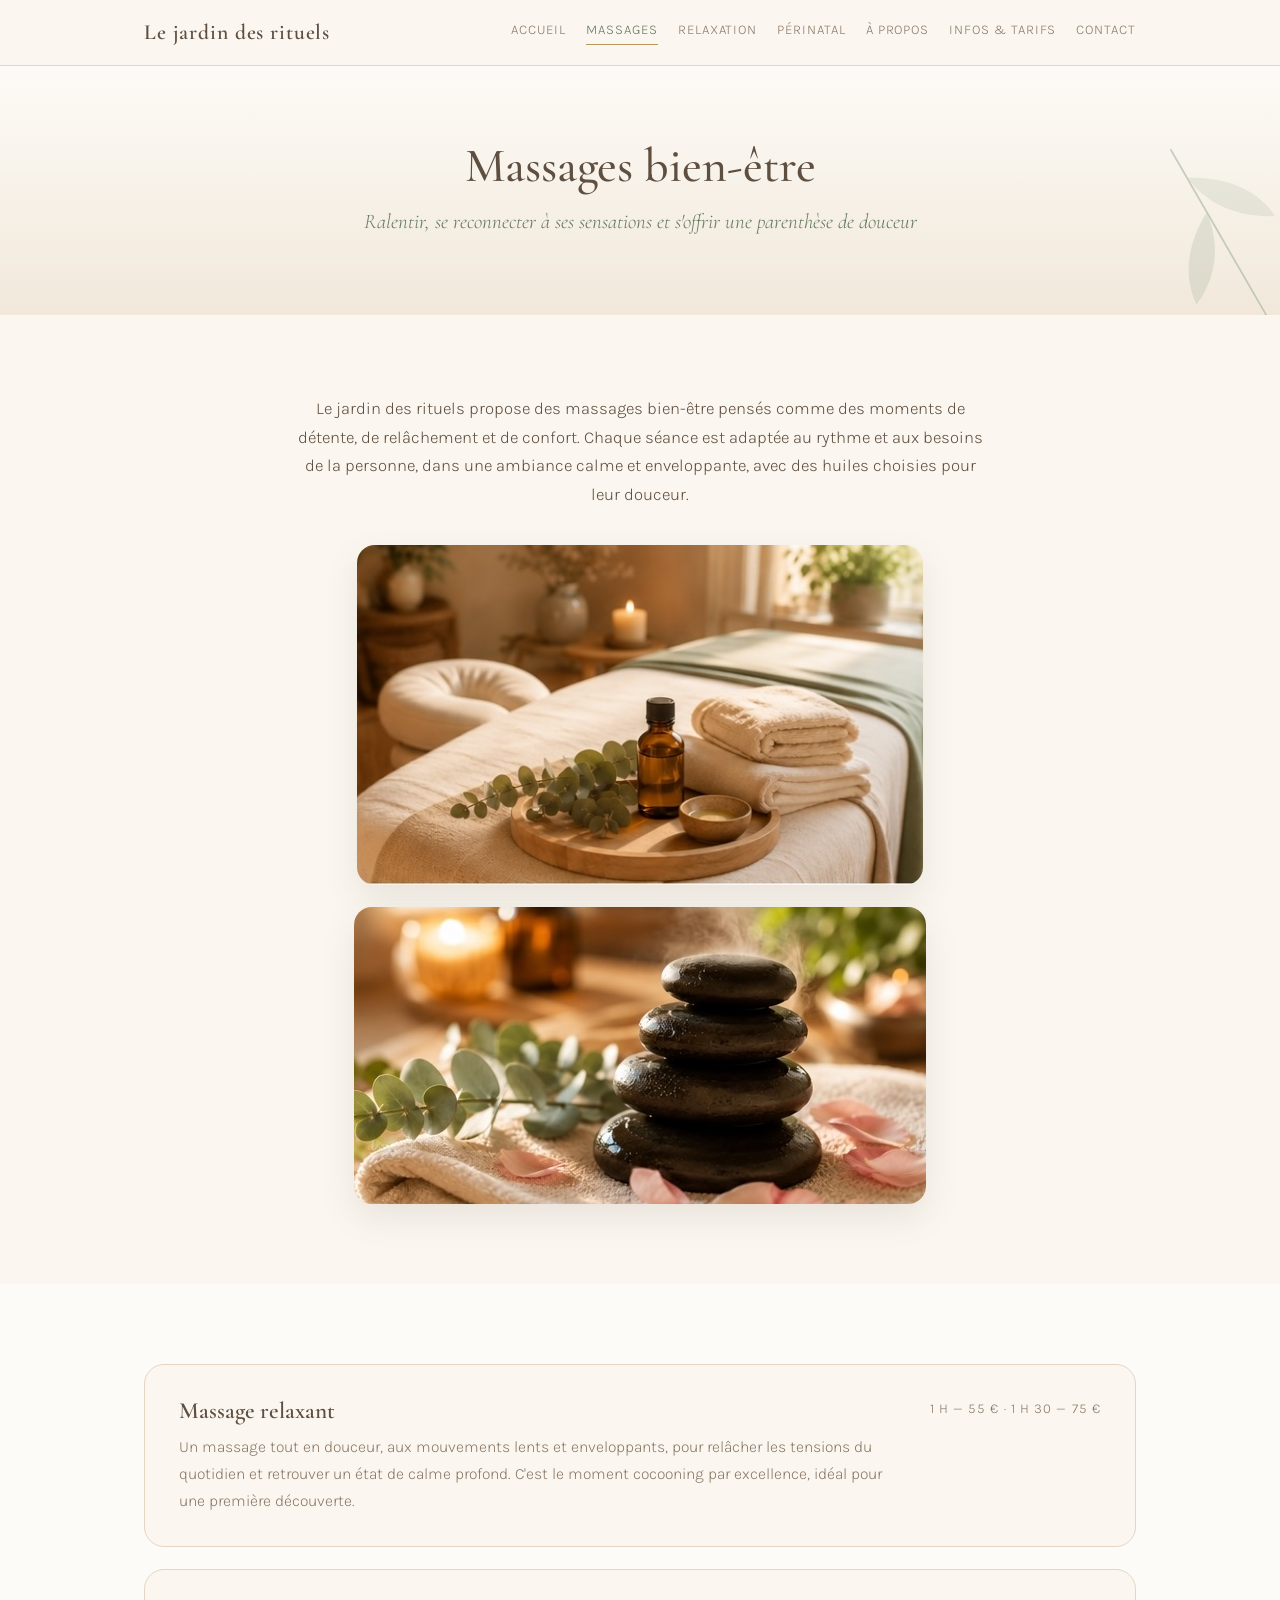
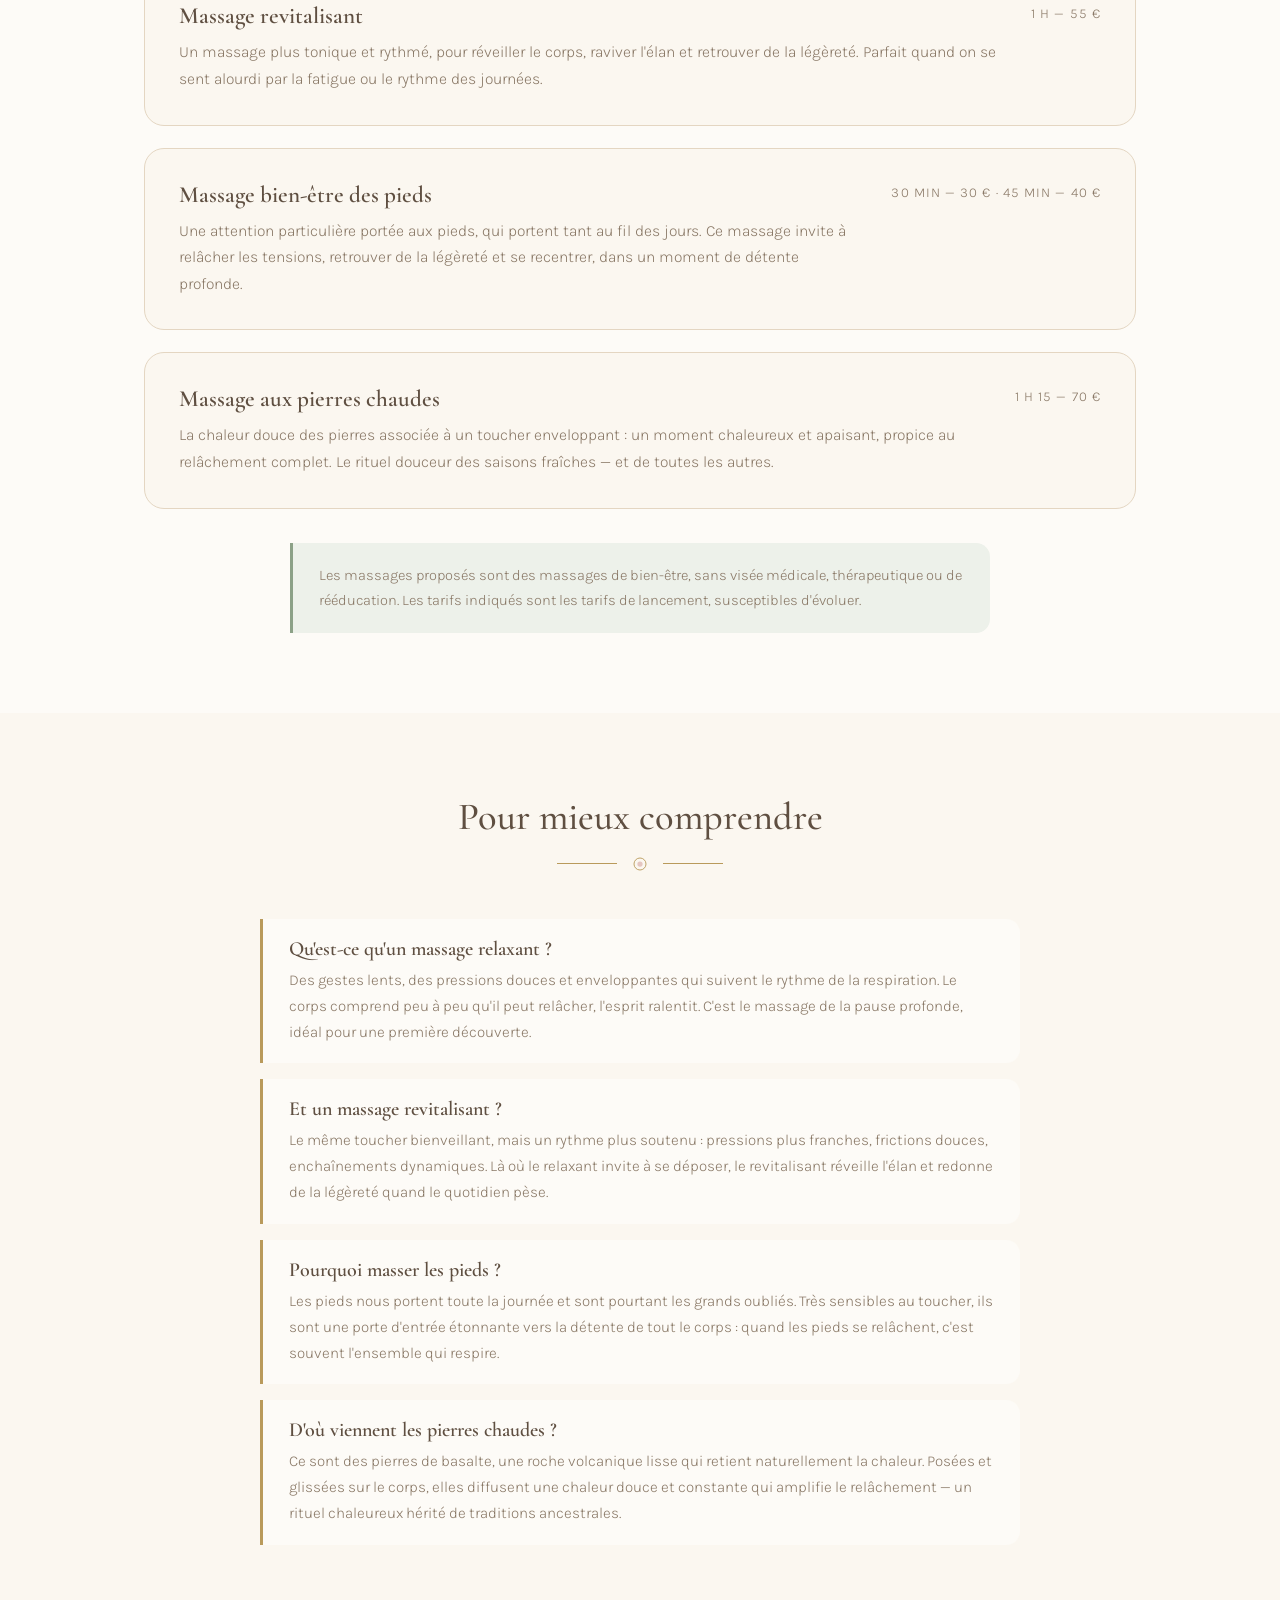
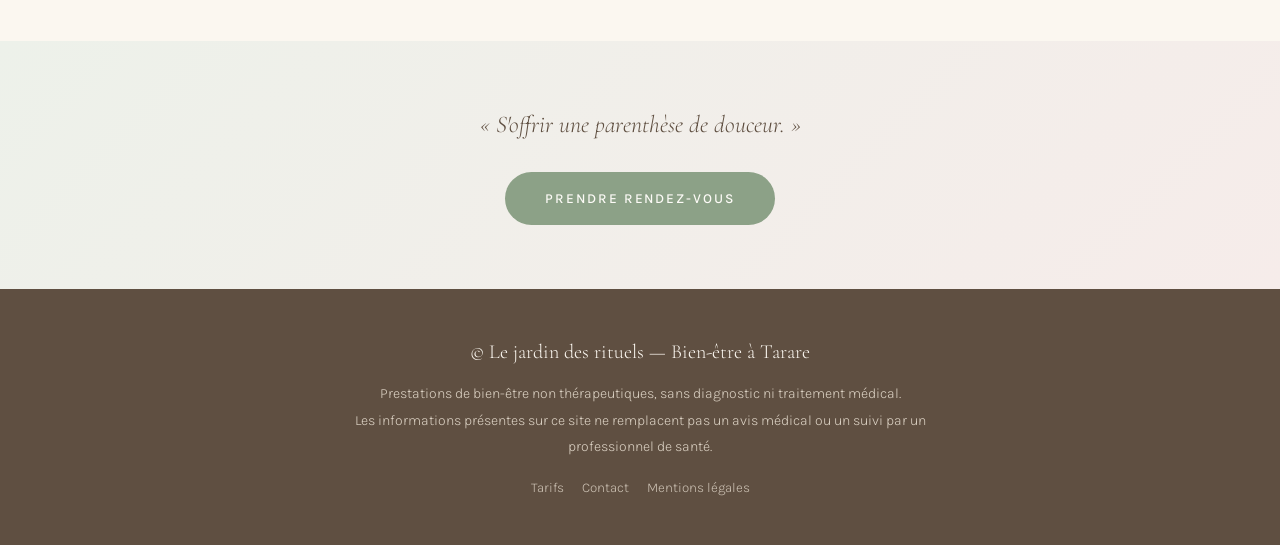
<file: massages.html>
<!DOCTYPE html>
<html lang="fr">
<head>
<meta charset="UTF-8">
<meta name="viewport" content="width=device-width, initial-scale=1.0">
<title>Massages bien-être à Tarare — Le jardin des rituels</title>
<meta name="description" content="Massages bien-être à Tarare : massage relaxant, revitalisant, massage des pieds, pierres chaudes. Des moments de détente sans visée médicale, sur rendez-vous.">
<link rel="canonical" href="https://conscienceetpresence.github.io/le-jardin-des-rituels/massages.html">
<meta property="og:type" content="website">
<meta property="og:title" content="Massages bien-être à Tarare — Le jardin des rituels">
<meta property="og:description" content="Massage relaxant, revitalisant, bien-être des pieds, pierres chaudes : des moments de détente, de relâchement et de confort.">
<meta property="og:url" content="https://conscienceetpresence.github.io/le-jardin-des-rituels/massages.html">
<meta property="og:locale" content="fr_FR">
<link rel="icon" type="image/svg+xml" href="assets/favicon.svg">
<link rel="preconnect" href="https://fonts.googleapis.com">
<link rel="preconnect" href="https://fonts.gstatic.com" crossorigin>
<link href="https://fonts.googleapis.com/css2?family=Cormorant+Garamond:ital,wght@0,400;0,500;0,600;1,400&family=Karla:wght@300;400;500;600&display=swap" rel="stylesheet">
<link rel="stylesheet" href="assets/style.css">
</head>
<body>

<nav class="principale">
  <div class="nav-inner">
    <a class="nav-nom" href="index.html">Le jardin des rituels</a>
    <div class="nav-liens">
      <a href="index.html">Accueil</a>
      <a href="massages.html" class="actif">Massages</a>
      <a href="relaxation.html">Relaxation</a>
      <a href="perinatal.html">Périnatal</a>
      <a href="a-propos.html">À propos</a>
      <a href="infos-pratiques.html">Infos &amp; tarifs</a>
      <a href="contact.html">Contact</a>
    </div>
  </div>
</nav>

<div class="page-hero">
  <svg class="feuille" style="right:-50px; bottom:-30px; transform:rotate(150deg);" width="220" height="220" viewBox="0 0 100 100" fill="none" xmlns="http://www.w3.org/2000/svg">
    <path d="M50 95 C 50 60, 50 40, 50 5" stroke="#8CA187" stroke-width="0.8"/>
    <path d="M50 80 C 35 72, 25 60, 24 45 C 38 52, 48 64, 50 80 Z" fill="#8CA187" opacity="0.35"/>
    <path d="M50 62 C 65 54, 74 42, 75 28 C 61 34, 52 46, 50 62 Z" fill="#8CA187" opacity="0.45"/>
  </svg>
  <h1>Massages bien-être</h1>
  <p class="sous-titre">Ralentir, se reconnecter à ses sensations et s'offrir une parenthèse de douceur</p>
</div>

<section>
  <div class="conteneur">
    <div class="texte-central">
      <p>Le jardin des rituels propose des massages bien-être pensés comme des moments de détente, de relâchement et de confort. Chaque séance est adaptée au rythme et aux besoins de la personne, dans une ambiance calme et enveloppante, avec des huiles choisies pour leur douceur.</p>
    </div>
    <div class="galerie">
      <img src="assets/img/massage-table.jpg" width="588" height="353" class="h340" alt="Table de massage préparée avec serviettes douces, huile et branche d'eucalyptus" loading="lazy">
      <img src="assets/img/pierres-chaudes.jpg" width="572" height="297" class="h340" alt="Pierres chaudes de basalte empilées sur une serviette, entourées d'eucalyptus et de pétales" loading="lazy">
    </div>
  </div>
</section>

<section class="alterne">
  <div class="conteneur">
    <div class="prestation-detail">
      <h3>Massage relaxant</h3>
      <div class="duree-prix"><span class="duree">1 h — 55 € · 1 h 30 — 75 €</span></div>
      <p>Un massage tout en douceur, aux mouvements lents et enveloppants, pour relâcher les tensions du quotidien et retrouver un état de calme profond. C'est le moment cocooning par excellence, idéal pour une première découverte.</p>
    </div>
    <div class="prestation-detail">
      <h3>Massage revitalisant</h3>
      <div class="duree-prix"><span class="duree">1 h — 55 €</span></div>
      <p>Un massage plus tonique et rythmé, pour réveiller le corps, raviver l'élan et retrouver de la légèreté. Parfait quand on se sent alourdi par la fatigue ou le rythme des journées.</p>
    </div>
    <div class="prestation-detail">
      <h3>Massage bien-être des pieds</h3>
      <div class="duree-prix"><span class="duree">30 min — 30 € · 45 min — 40 €</span></div>
      <p>Une attention particulière portée aux pieds, qui portent tant au fil des jours. Ce massage invite à relâcher les tensions, retrouver de la légèreté et se recentrer, dans un moment de détente profonde.</p>
    </div>
    <div class="prestation-detail">
      <h3>Massage aux pierres chaudes</h3>
      <div class="duree-prix"><span class="duree">1 h 15 — 70 €</span></div>
      <p>La chaleur douce des pierres associée à un toucher enveloppant : un moment chaleureux et apaisant, propice au relâchement complet. Le rituel douceur des saisons fraîches — et de toutes les autres.</p>
    </div>
    <div class="encadre-note">
      Les massages proposés sont des massages de bien-être, sans visée médicale, thérapeutique ou de rééducation. Les tarifs indiqués sont les tarifs de lancement, susceptibles d'évoluer.
    </div>
  </div>
</section>

<section>
  <div class="conteneur">
    <h2 class="titre-section">Pour mieux comprendre</h2>
    <div class="separateur">
      <svg width="18" height="18" viewBox="0 0 24 24" fill="none"><circle cx="12" cy="12" r="8" stroke="#B99A5B" stroke-width="1.2"/><circle cx="12" cy="12" r="3.5" fill="#E5C6C0"/></svg>
    </div>
    <div class="savoir">
      <div class="item">
        <h3>Qu'est-ce qu'un massage relaxant ?</h3>
        <p>Des gestes lents, des pressions douces et enveloppantes qui suivent le rythme de la respiration. Le corps comprend peu à peu qu'il peut relâcher, l'esprit ralentit. C'est le massage de la pause profonde, idéal pour une première découverte.</p>
      </div>
      <div class="item">
        <h3>Et un massage revitalisant ?</h3>
        <p>Le même toucher bienveillant, mais un rythme plus soutenu : pressions plus franches, frictions douces, enchaînements dynamiques. Là où le relaxant invite à se déposer, le revitalisant réveille l'élan et redonne de la légèreté quand le quotidien pèse.</p>
      </div>
      <div class="item">
        <h3>Pourquoi masser les pieds ?</h3>
        <p>Les pieds nous portent toute la journée et sont pourtant les grands oubliés. Très sensibles au toucher, ils sont une porte d'entrée étonnante vers la détente de tout le corps : quand les pieds se relâchent, c'est souvent l'ensemble qui respire.</p>
      </div>
      <div class="item">
        <h3>D'où viennent les pierres chaudes ?</h3>
        <p>Ce sont des pierres de basalte, une roche volcanique lisse qui retient naturellement la chaleur. Posées et glissées sur le corps, elles diffusent une chaleur douce et constante qui amplifie le relâchement — un rituel chaleureux hérité de traditions ancestrales.</p>
      </div>
    </div>
  </div>
</section>

<div class="bandeau-appel">
  <p>« S'offrir une parenthèse de douceur. »</p>
  <a class="bouton" href="contact.html">Prendre rendez-vous</a>
</div>

<footer>
  <p class="footer-nom">© Le jardin des rituels — Bien-être à Tarare</p>
  <p class="mention">
    Prestations de bien-être non thérapeutiques, sans diagnostic ni traitement médical.<br>
    Les informations présentes sur ce site ne remplacent pas un avis médical ou un suivi par un professionnel de santé.
  </p>
  <nav class="pied">
    <a href="infos-pratiques.html">Tarifs</a>
    <a href="contact.html">Contact</a>
    <a href="mentions-legales.html">Mentions légales</a>
  </nav>
</footer>

</body>
</html>
</file>
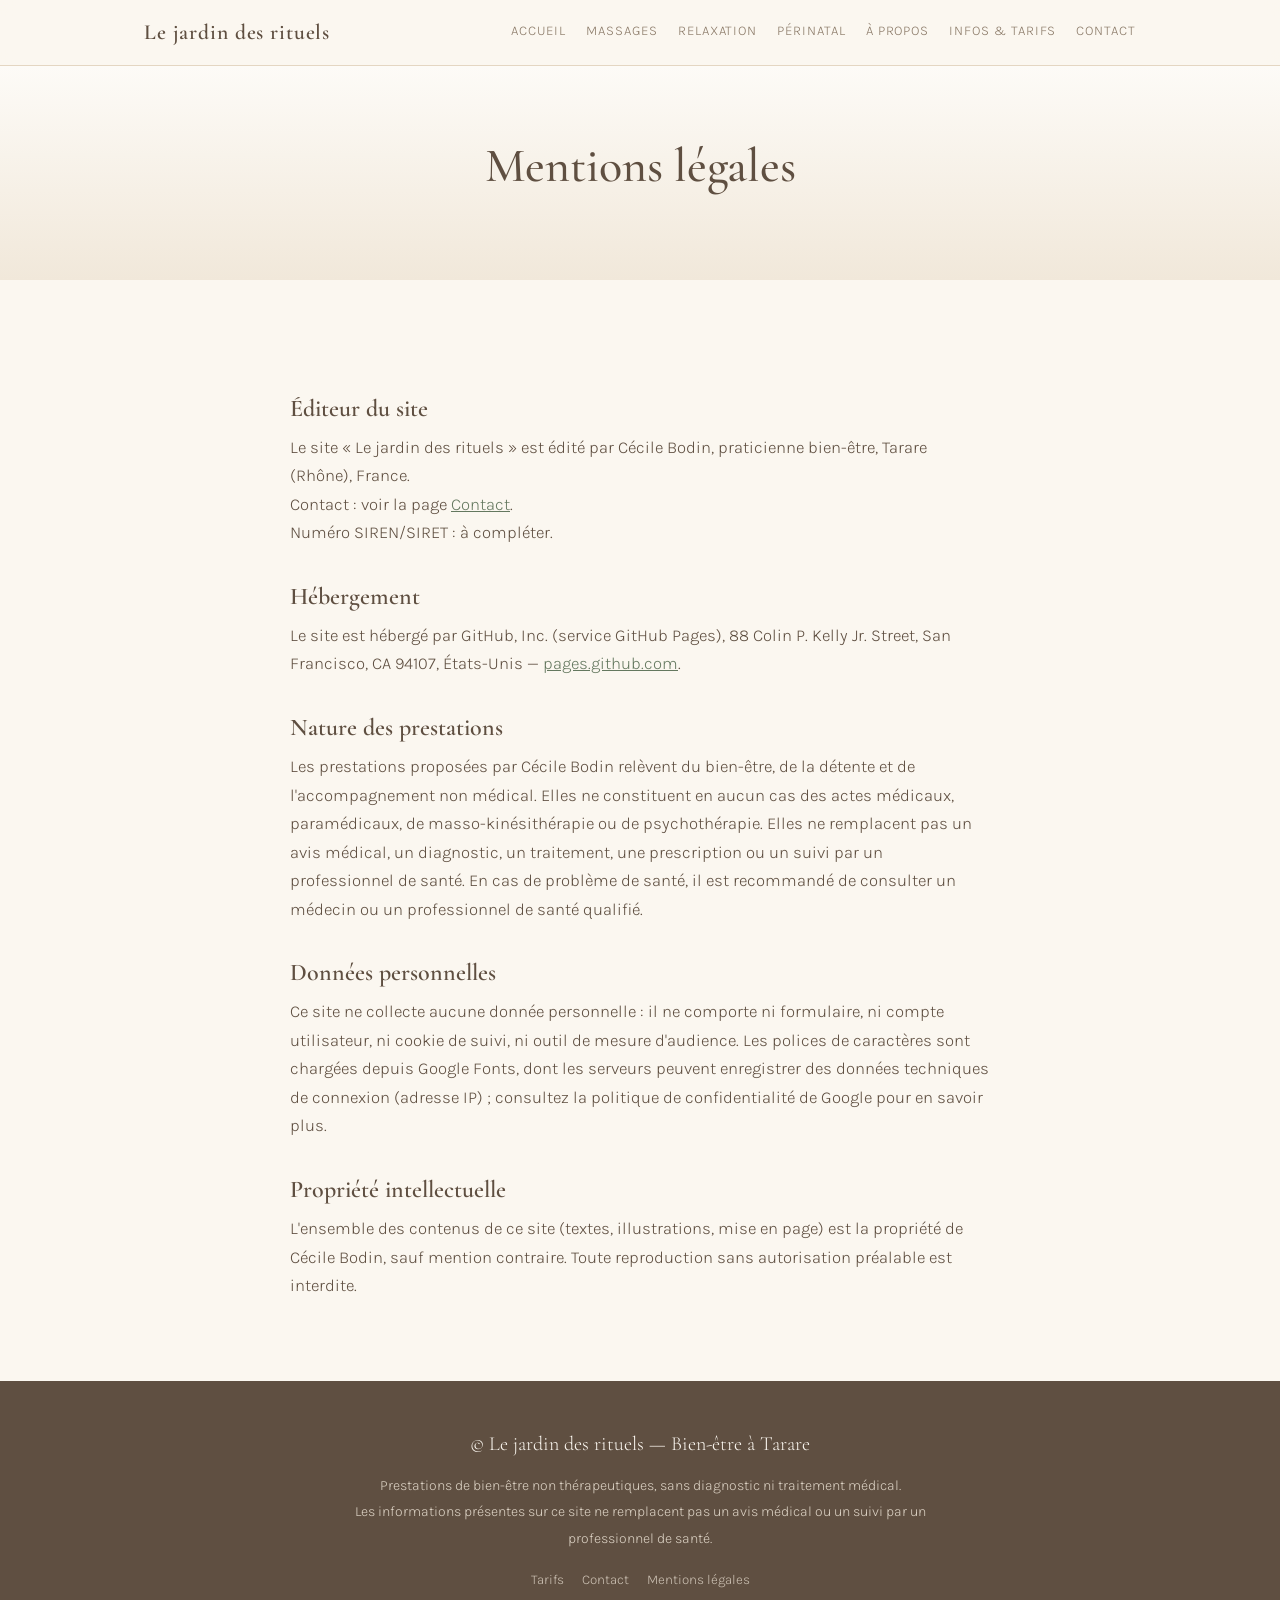
<file: mentions-legales.html>
<!DOCTYPE html>
<html lang="fr">
<head>
<meta charset="UTF-8">
<meta name="viewport" content="width=device-width, initial-scale=1.0">
<title>Mentions légales — Le jardin des rituels, bien-être à Tarare</title>
<meta name="description" content="Mentions légales du site Le jardin des rituels, espace bien-être à Tarare.">
<meta name="robots" content="noindex, follow">
<link rel="canonical" href="https://conscienceetpresence.github.io/le-jardin-des-rituels/mentions-legales.html">
<link rel="icon" type="image/svg+xml" href="assets/favicon.svg">
<link rel="preconnect" href="https://fonts.googleapis.com">
<link rel="preconnect" href="https://fonts.gstatic.com" crossorigin>
<link href="https://fonts.googleapis.com/css2?family=Cormorant+Garamond:ital,wght@0,400;0,500;0,600;1,400&family=Karla:wght@300;400;500;600&display=swap" rel="stylesheet">
<link rel="stylesheet" href="assets/style.css">
</head>
<body>

<nav class="principale">
  <div class="nav-inner">
    <a class="nav-nom" href="index.html">Le jardin des rituels</a>
    <div class="nav-liens">
      <a href="index.html">Accueil</a>
      <a href="massages.html">Massages</a>
      <a href="relaxation.html">Relaxation</a>
      <a href="perinatal.html">Périnatal</a>
      <a href="a-propos.html">À propos</a>
      <a href="infos-pratiques.html">Infos &amp; tarifs</a>
      <a href="contact.html">Contact</a>
    </div>
  </div>
</nav>

<div class="page-hero">
  <h1>Mentions légales</h1>
</div>

<section>
  <div class="conteneur">
    <div class="prose">
      <h3>Éditeur du site</h3>
      <p>Le site « Le jardin des rituels » est édité par Cécile Bodin, praticienne bien-être, Tarare (Rhône), France.<br>
      Contact : voir la page <a href="contact.html">Contact</a>.<br>
      Numéro SIREN/SIRET : à compléter.</p>

      <h3>Hébergement</h3>
      <p>Le site est hébergé par GitHub, Inc. (service GitHub Pages), 88 Colin P. Kelly Jr. Street, San Francisco, CA 94107, États-Unis — <a href="https://pages.github.com" rel="noopener">pages.github.com</a>.</p>

      <h3>Nature des prestations</h3>
      <p>Les prestations proposées par Cécile Bodin relèvent du bien-être, de la détente et de l'accompagnement non médical. Elles ne constituent en aucun cas des actes médicaux, paramédicaux, de masso-kinésithérapie ou de psychothérapie. Elles ne remplacent pas un avis médical, un diagnostic, un traitement, une prescription ou un suivi par un professionnel de santé. En cas de problème de santé, il est recommandé de consulter un médecin ou un professionnel de santé qualifié.</p>

      <h3>Données personnelles</h3>
      <p>Ce site ne collecte aucune donnée personnelle : il ne comporte ni formulaire, ni compte utilisateur, ni cookie de suivi, ni outil de mesure d'audience. Les polices de caractères sont chargées depuis Google Fonts, dont les serveurs peuvent enregistrer des données techniques de connexion (adresse IP) ; consultez la politique de confidentialité de Google pour en savoir plus.</p>

      <h3>Propriété intellectuelle</h3>
      <p>L'ensemble des contenus de ce site (textes, illustrations, mise en page) est la propriété de Cécile Bodin, sauf mention contraire. Toute reproduction sans autorisation préalable est interdite.</p>
    </div>
  </div>
</section>

<footer>
  <p class="footer-nom">© Le jardin des rituels — Bien-être à Tarare</p>
  <p class="mention">
    Prestations de bien-être non thérapeutiques, sans diagnostic ni traitement médical.<br>
    Les informations présentes sur ce site ne remplacent pas un avis médical ou un suivi par un professionnel de santé.
  </p>
  <nav class="pied">
    <a href="infos-pratiques.html">Tarifs</a>
    <a href="contact.html">Contact</a>
    <a href="mentions-legales.html">Mentions légales</a>
  </nav>
</footer>

</body>
</html>
</file>
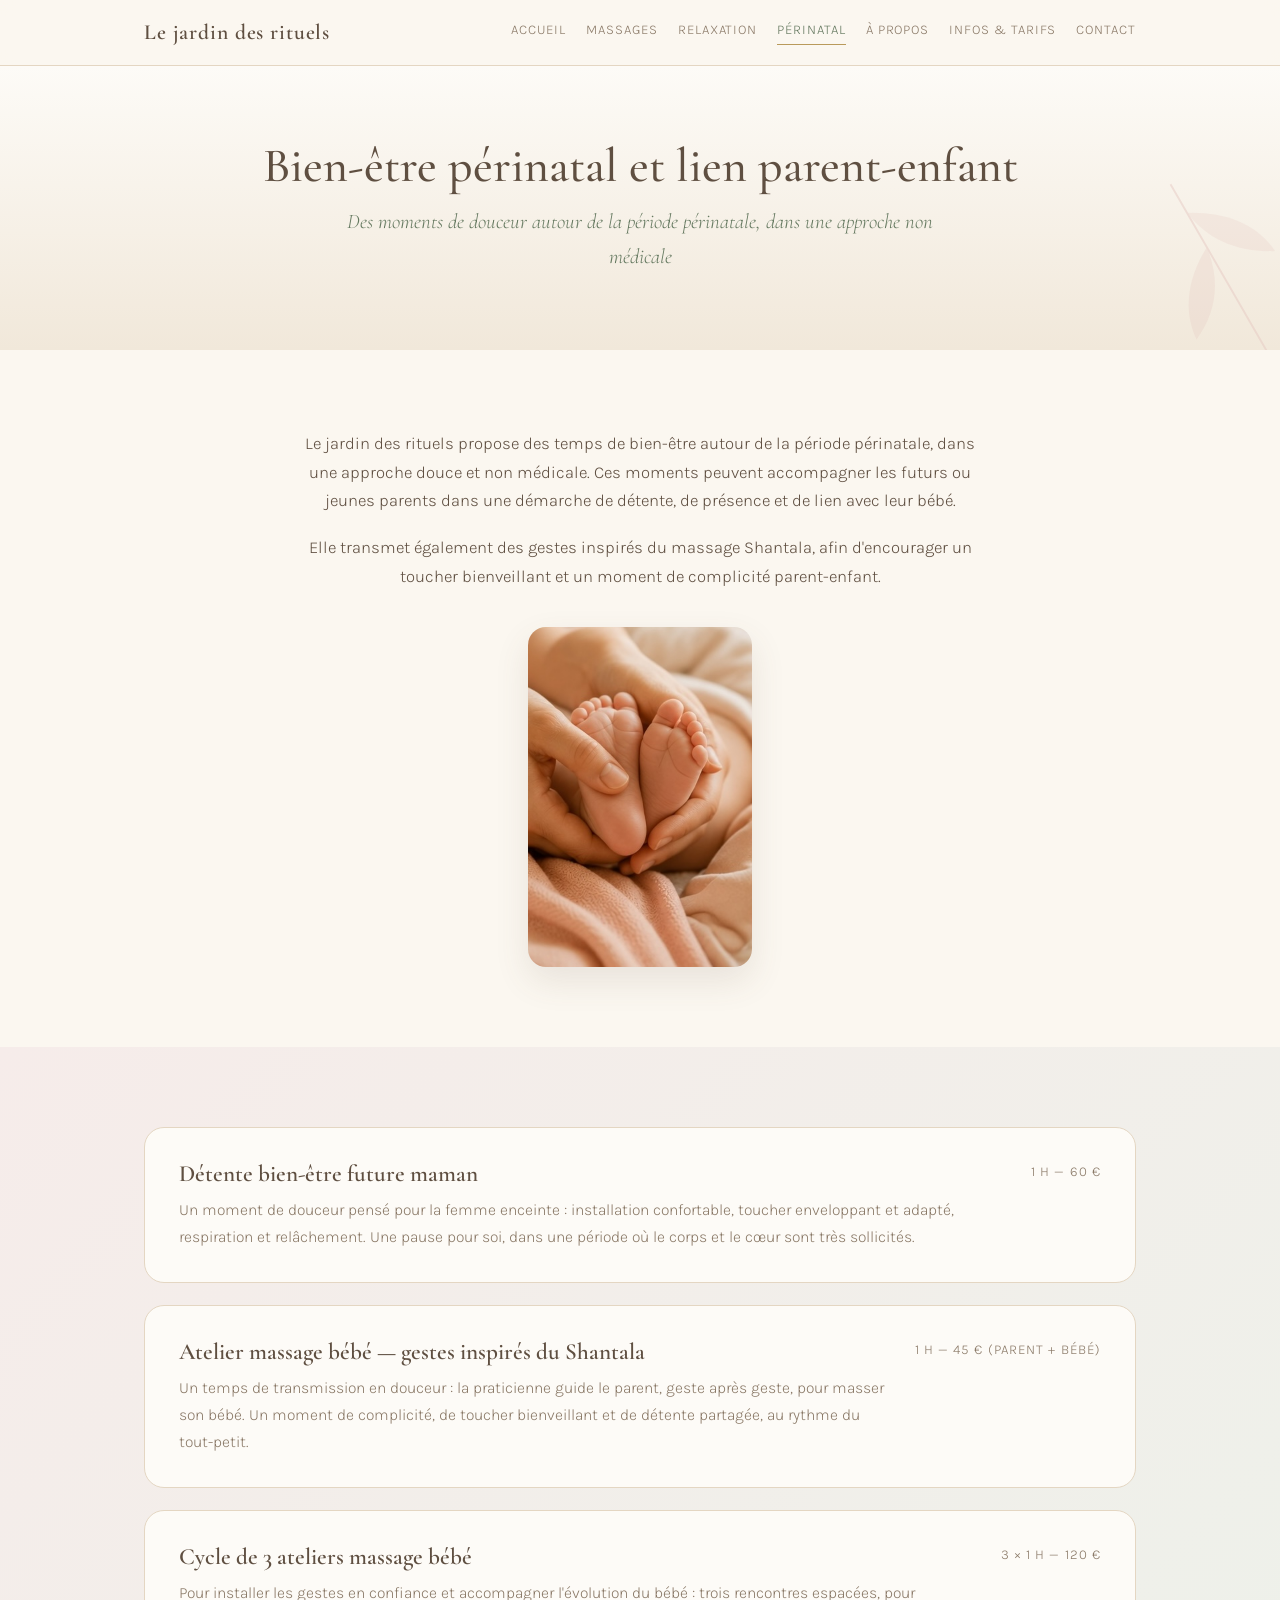
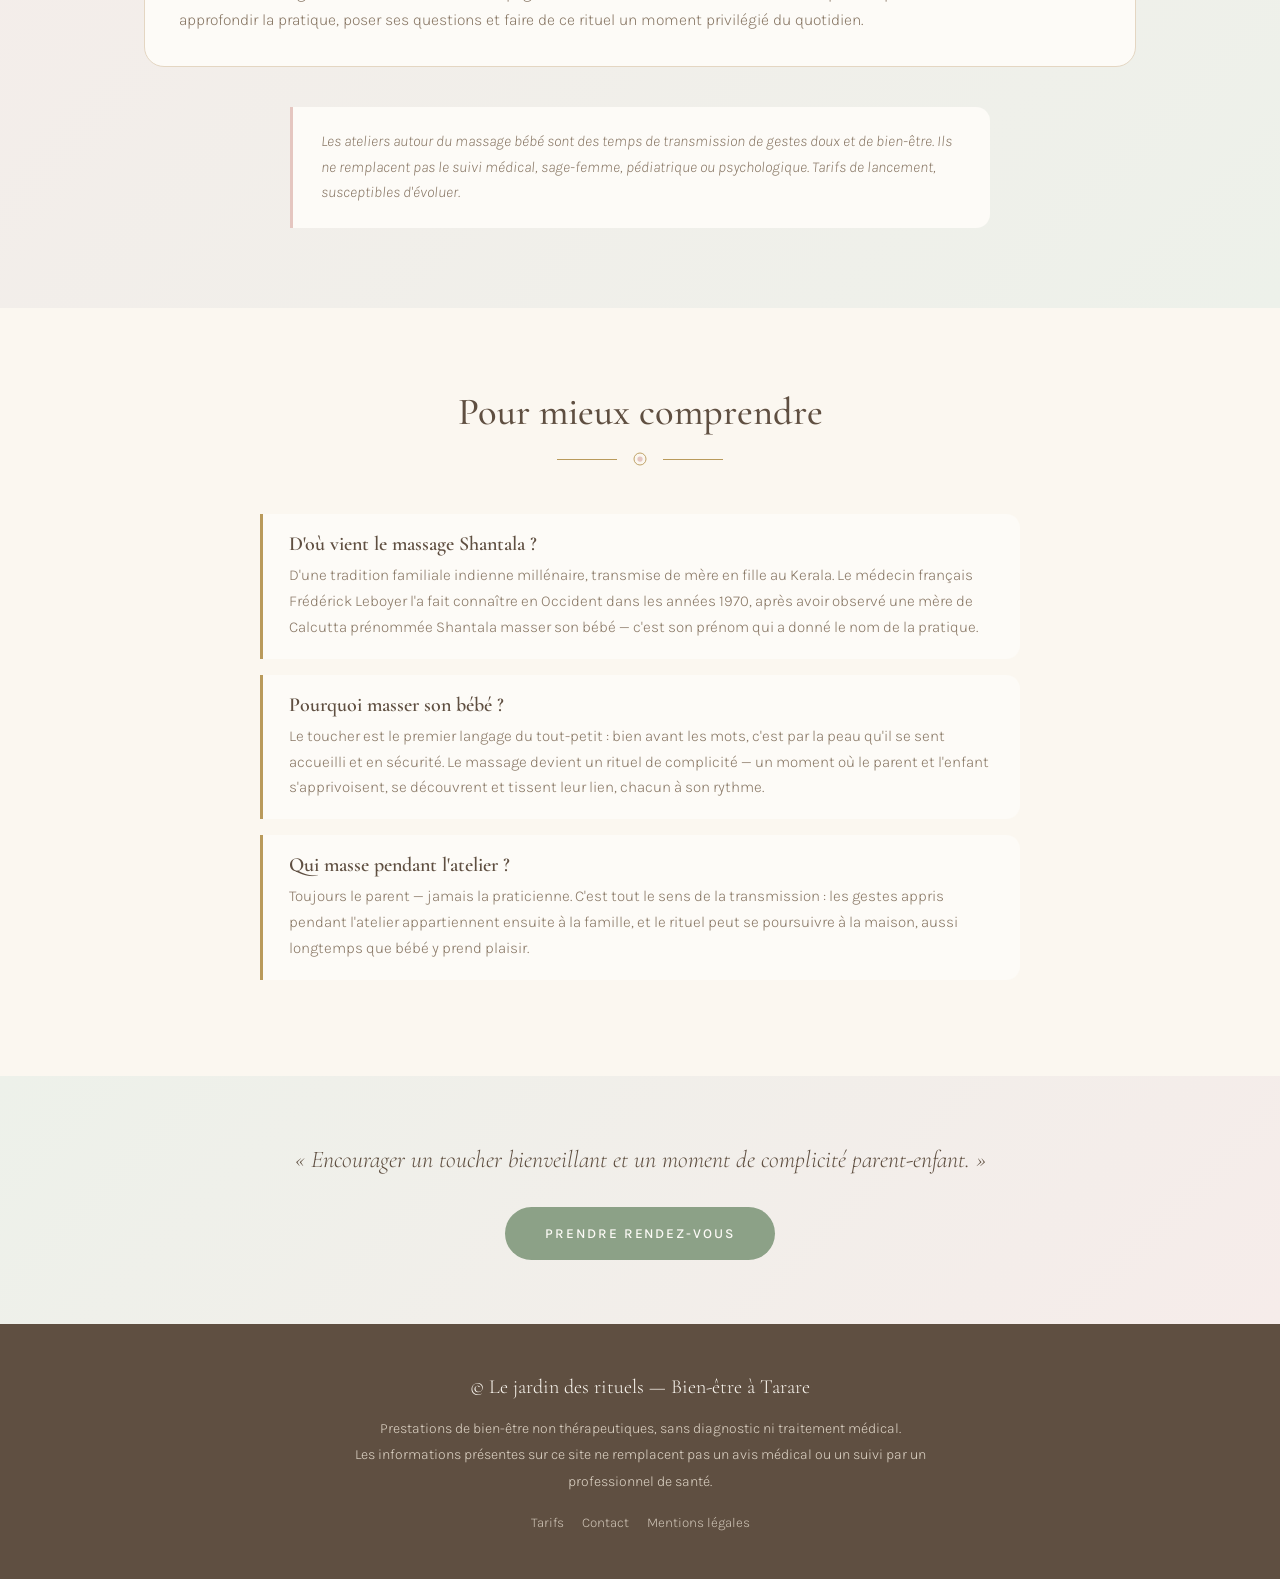
<file: perinatal.html>
<!DOCTYPE html>
<html lang="fr">
<head>
<meta charset="UTF-8">
<meta name="viewport" content="width=device-width, initial-scale=1.0">
<title>Bien-être périnatal et massage bébé Shantala à Tarare — Le jardin des rituels</title>
<meta name="description" content="Bien-être périnatal à Tarare : détente pour les futurs et jeunes parents, ateliers de massage bébé inspirés du Shantala, toucher bienveillant et lien parent-enfant. Approche douce et non médicale.">
<link rel="canonical" href="https://conscienceetpresence.github.io/le-jardin-des-rituels/perinatal.html">
<meta property="og:type" content="website">
<meta property="og:title" content="Bien-être périnatal et massage bébé Shantala à Tarare — Le jardin des rituels">
<meta property="og:description" content="Des moments de douceur autour de la période périnatale et du lien parent-enfant, dans une approche non médicale.">
<meta property="og:url" content="https://conscienceetpresence.github.io/le-jardin-des-rituels/perinatal.html">
<meta property="og:locale" content="fr_FR">
<link rel="icon" type="image/svg+xml" href="assets/favicon.svg">
<link rel="preconnect" href="https://fonts.googleapis.com">
<link rel="preconnect" href="https://fonts.gstatic.com" crossorigin>
<link href="https://fonts.googleapis.com/css2?family=Cormorant+Garamond:ital,wght@0,400;0,500;0,600;1,400&family=Karla:wght@300;400;500;600&display=swap" rel="stylesheet">
<link rel="stylesheet" href="assets/style.css">
</head>
<body>

<nav class="principale">
  <div class="nav-inner">
    <a class="nav-nom" href="index.html">Le jardin des rituels</a>
    <div class="nav-liens">
      <a href="index.html">Accueil</a>
      <a href="massages.html">Massages</a>
      <a href="relaxation.html">Relaxation</a>
      <a href="perinatal.html" class="actif">Périnatal</a>
      <a href="a-propos.html">À propos</a>
      <a href="infos-pratiques.html">Infos &amp; tarifs</a>
      <a href="contact.html">Contact</a>
    </div>
  </div>
</nav>

<div class="page-hero">
  <svg class="feuille" style="right:-50px; bottom:-30px; transform:rotate(150deg);" width="220" height="220" viewBox="0 0 100 100" fill="none" xmlns="http://www.w3.org/2000/svg">
    <path d="M50 95 C 50 60, 50 40, 50 5" stroke="#E5C6C0" stroke-width="0.9"/>
    <path d="M50 80 C 35 72, 25 60, 24 45 C 38 52, 48 64, 50 80 Z" fill="#E5C6C0" opacity="0.5"/>
    <path d="M50 62 C 65 54, 74 42, 75 28 C 61 34, 52 46, 50 62 Z" fill="#E5C6C0" opacity="0.6"/>
  </svg>
  <h1>Bien-être périnatal et lien parent-enfant</h1>
  <p class="sous-titre">Des moments de douceur autour de la période périnatale, dans une approche non médicale</p>
</div>

<section>
  <div class="conteneur">
    <div class="texte-central">
      <p>Le jardin des rituels propose des temps de bien-être autour de la période périnatale, dans une approche douce et non médicale. Ces moments peuvent accompagner les futurs ou jeunes parents dans une démarche de détente, de présence et de lien avec leur bébé.</p>
      <p>Elle transmet également des gestes inspirés du massage Shantala, afin d'encourager un toucher bienveillant et un moment de complicité parent-enfant.</p>
    </div>
    <div class="galerie">
      <img src="assets/img/massage-bebe.jpg" width="336" height="510" class="h340" alt="Mains d'un parent enveloppant délicatement les pieds de son bébé sur une couverture douce" loading="lazy">
    </div>
  </div>
</section>

<section class="fond-perinatal">
  <div class="conteneur">
    <div class="prestation-detail">
      <h3>Détente bien-être future maman</h3>
      <div class="duree-prix"><span class="duree">1 h — 60 €</span></div>
      <p>Un moment de douceur pensé pour la femme enceinte : installation confortable, toucher enveloppant et adapté, respiration et relâchement. Une pause pour soi, dans une période où le corps et le cœur sont très sollicités.</p>
    </div>
    <div class="prestation-detail">
      <h3>Atelier massage bébé — gestes inspirés du Shantala</h3>
      <div class="duree-prix"><span class="duree">1 h — 45 € (parent + bébé)</span></div>
      <p>Un temps de transmission en douceur : la praticienne guide le parent, geste après geste, pour masser son bébé. Un moment de complicité, de toucher bienveillant et de détente partagée, au rythme du tout-petit.</p>
    </div>
    <div class="prestation-detail">
      <h3>Cycle de 3 ateliers massage bébé</h3>
      <div class="duree-prix"><span class="duree">3 × 1 h — 120 €</span></div>
      <p>Pour installer les gestes en confiance et accompagner l'évolution du bébé : trois rencontres espacées, pour approfondir la pratique, poser ses questions et faire de ce rituel un moment privilégié du quotidien.</p>
    </div>
    <div class="encadre-doux">
      Les ateliers autour du massage bébé sont des temps de transmission de gestes doux et de bien-être. Ils ne remplacent pas le suivi médical, sage-femme, pédiatrique ou psychologique. Tarifs de lancement, susceptibles d'évoluer.
    </div>
  </div>
</section>

<section>
  <div class="conteneur">
    <h2 class="titre-section">Pour mieux comprendre</h2>
    <div class="separateur">
      <svg width="18" height="18" viewBox="0 0 24 24" fill="none"><circle cx="12" cy="12" r="8" stroke="#B99A5B" stroke-width="1.2"/><circle cx="12" cy="12" r="3.5" fill="#E5C6C0"/></svg>
    </div>
    <div class="savoir">
      <div class="item">
        <h3>D'où vient le massage Shantala ?</h3>
        <p>D'une tradition familiale indienne millénaire, transmise de mère en fille au Kerala. Le médecin français Frédérick Leboyer l'a fait connaître en Occident dans les années 1970, après avoir observé une mère de Calcutta prénommée Shantala masser son bébé — c'est son prénom qui a donné le nom de la pratique.</p>
      </div>
      <div class="item">
        <h3>Pourquoi masser son bébé ?</h3>
        <p>Le toucher est le premier langage du tout-petit : bien avant les mots, c'est par la peau qu'il se sent accueilli et en sécurité. Le massage devient un rituel de complicité — un moment où le parent et l'enfant s'apprivoisent, se découvrent et tissent leur lien, chacun à son rythme.</p>
      </div>
      <div class="item">
        <h3>Qui masse pendant l'atelier ?</h3>
        <p>Toujours le parent — jamais la praticienne. C'est tout le sens de la transmission : les gestes appris pendant l'atelier appartiennent ensuite à la famille, et le rituel peut se poursuivre à la maison, aussi longtemps que bébé y prend plaisir.</p>
      </div>
    </div>
  </div>
</section>

<div class="bandeau-appel">
  <p>« Encourager un toucher bienveillant et un moment de complicité parent-enfant. »</p>
  <a class="bouton" href="contact.html">Prendre rendez-vous</a>
</div>

<footer>
  <p class="footer-nom">© Le jardin des rituels — Bien-être à Tarare</p>
  <p class="mention">
    Prestations de bien-être non thérapeutiques, sans diagnostic ni traitement médical.<br>
    Les informations présentes sur ce site ne remplacent pas un avis médical ou un suivi par un professionnel de santé.
  </p>
  <nav class="pied">
    <a href="infos-pratiques.html">Tarifs</a>
    <a href="contact.html">Contact</a>
    <a href="mentions-legales.html">Mentions légales</a>
  </nav>
</footer>

</body>
</html>
</file>
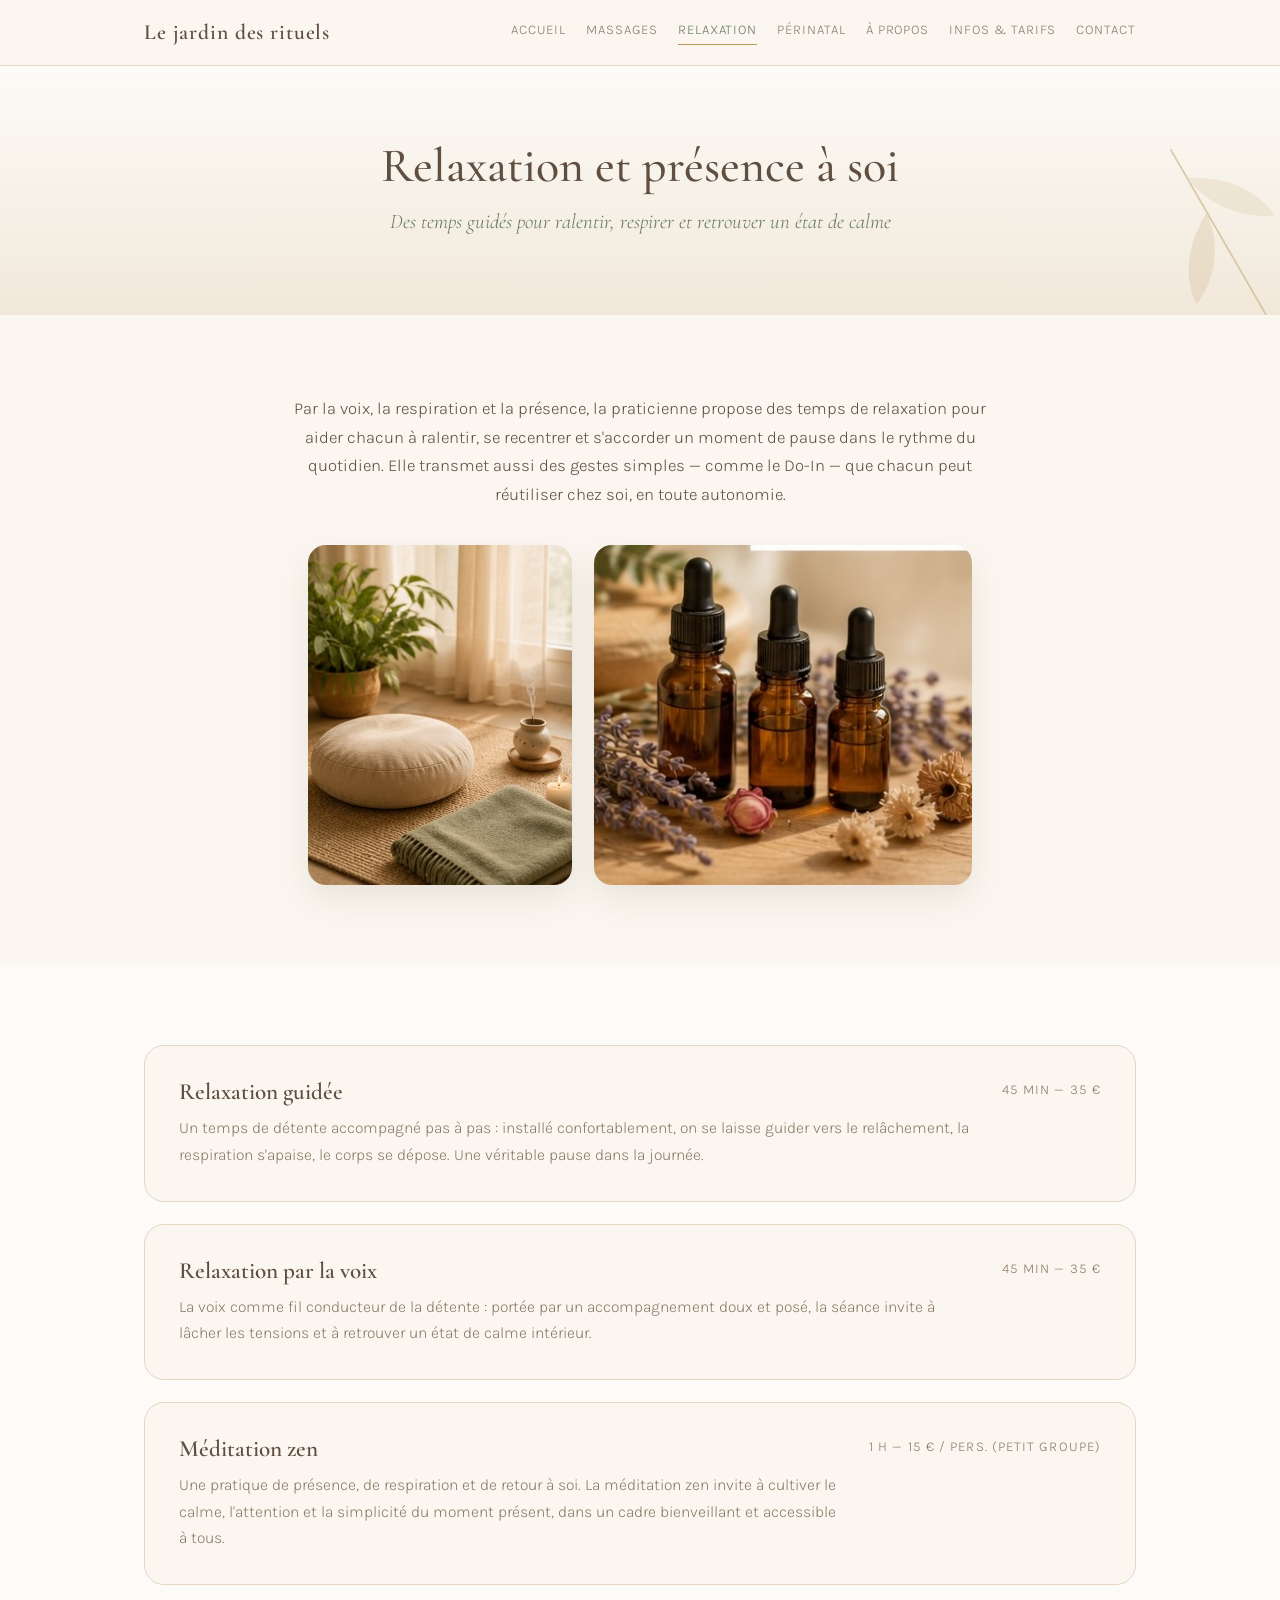
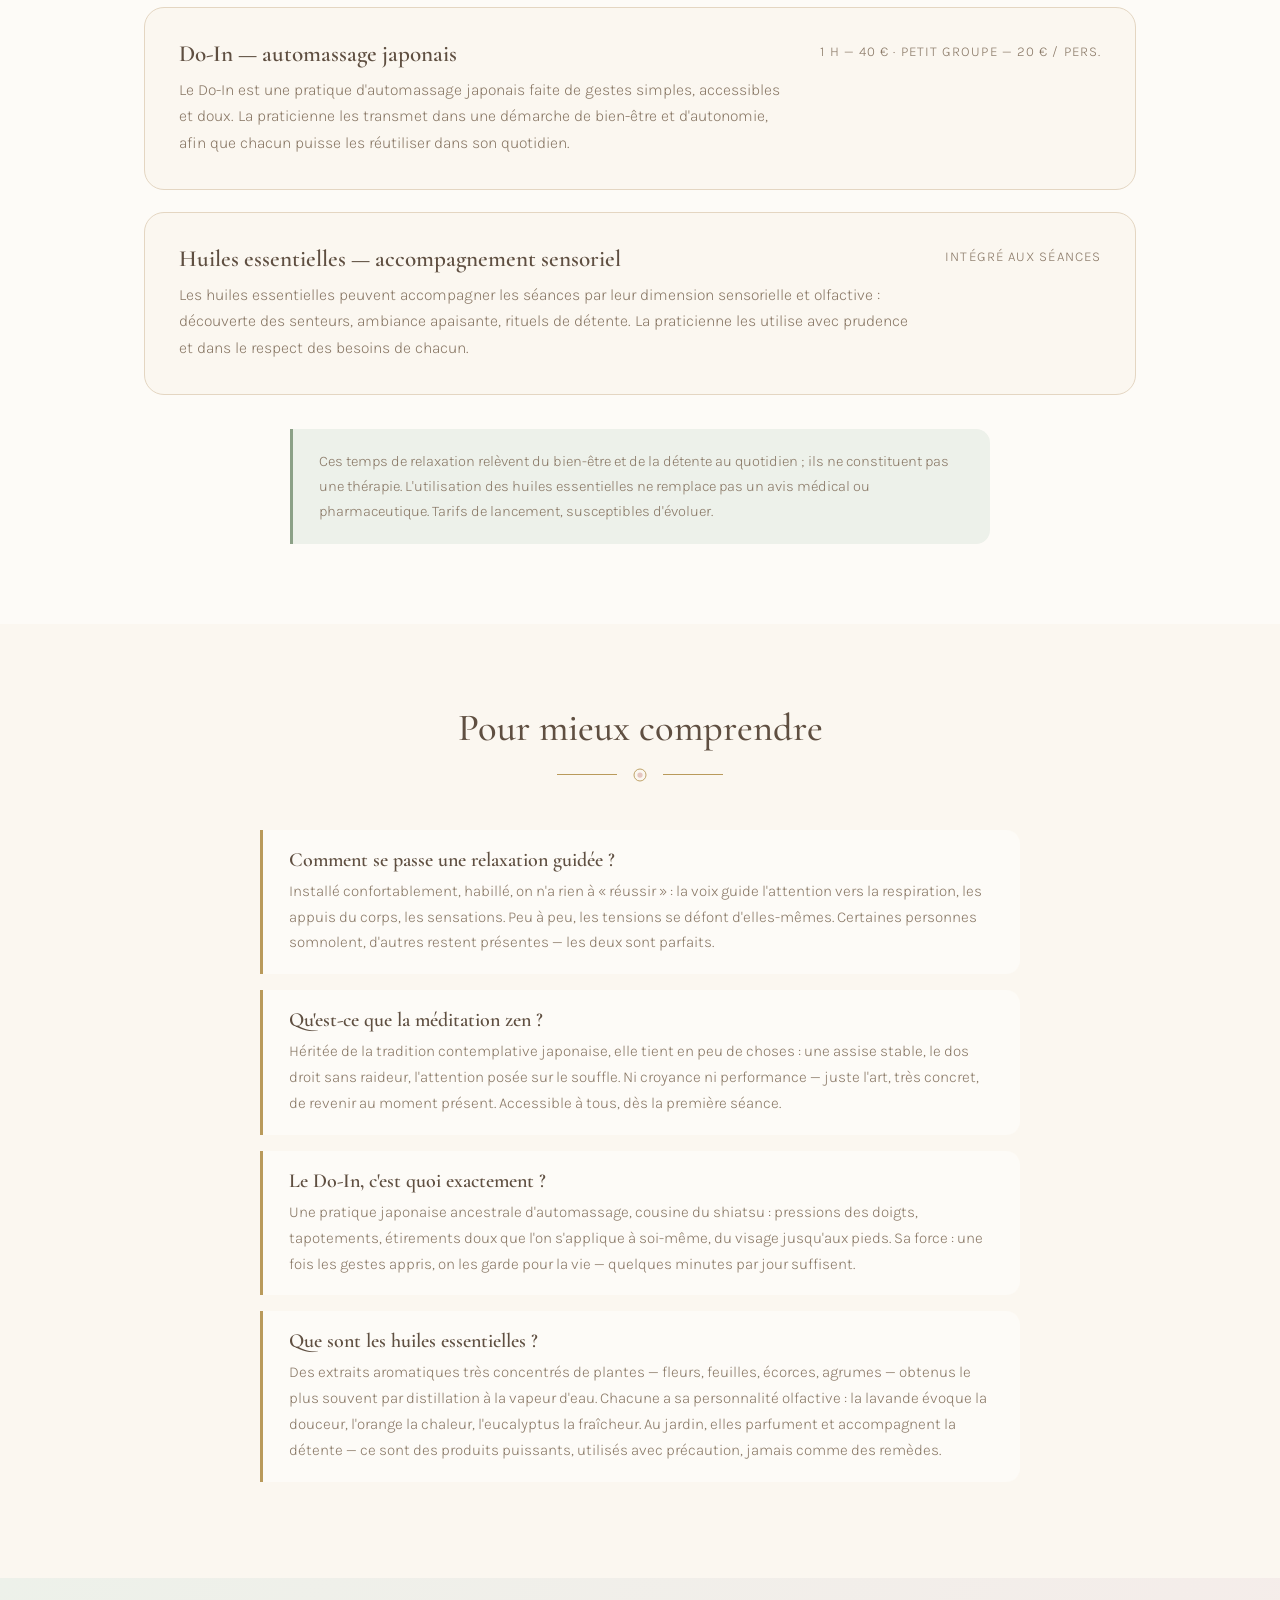
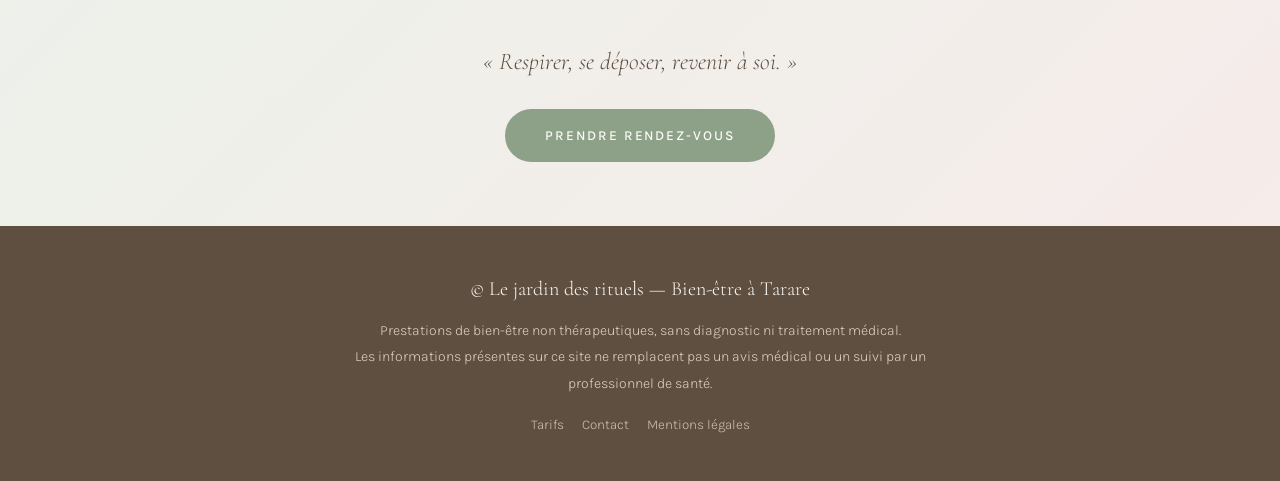
<file: relaxation.html>
<!DOCTYPE html>
<html lang="fr">
<head>
<meta charset="UTF-8">
<meta name="viewport" content="width=device-width, initial-scale=1.0">
<title>Relaxation, méditation zen et Do-In à Tarare — Le jardin des rituels</title>
<meta name="description" content="Relaxation guidée, relaxation par la voix, méditation zen, Do-In (automassage japonais) et huiles essentielles à Tarare. Des temps pour ralentir, respirer et se recentrer.">
<link rel="canonical" href="https://conscienceetpresence.github.io/le-jardin-des-rituels/relaxation.html">
<meta property="og:type" content="website">
<meta property="og:title" content="Relaxation, méditation zen et Do-In à Tarare — Le jardin des rituels">
<meta property="og:description" content="Relaxation guidée, méditation zen, Do-In et huiles essentielles : des temps pour ralentir, respirer et retrouver un état de calme.">
<meta property="og:url" content="https://conscienceetpresence.github.io/le-jardin-des-rituels/relaxation.html">
<meta property="og:locale" content="fr_FR">
<link rel="icon" type="image/svg+xml" href="assets/favicon.svg">
<link rel="preconnect" href="https://fonts.googleapis.com">
<link rel="preconnect" href="https://fonts.gstatic.com" crossorigin>
<link href="https://fonts.googleapis.com/css2?family=Cormorant+Garamond:ital,wght@0,400;0,500;0,600;1,400&family=Karla:wght@300;400;500;600&display=swap" rel="stylesheet">
<link rel="stylesheet" href="assets/style.css">
</head>
<body>

<nav class="principale">
  <div class="nav-inner">
    <a class="nav-nom" href="index.html">Le jardin des rituels</a>
    <div class="nav-liens">
      <a href="index.html">Accueil</a>
      <a href="massages.html">Massages</a>
      <a href="relaxation.html" class="actif">Relaxation</a>
      <a href="perinatal.html">Périnatal</a>
      <a href="a-propos.html">À propos</a>
      <a href="infos-pratiques.html">Infos &amp; tarifs</a>
      <a href="contact.html">Contact</a>
    </div>
  </div>
</nav>

<div class="page-hero">
  <svg class="feuille" style="right:-50px; bottom:-30px; transform:rotate(150deg);" width="220" height="220" viewBox="0 0 100 100" fill="none" xmlns="http://www.w3.org/2000/svg">
    <path d="M50 95 C 50 60, 50 40, 50 5" stroke="#B99A5B" stroke-width="0.8"/>
    <path d="M50 80 C 35 72, 25 60, 24 45 C 38 52, 48 64, 50 80 Z" fill="#B99A5B" opacity="0.3"/>
    <path d="M50 62 C 65 54, 74 42, 75 28 C 61 34, 52 46, 50 62 Z" fill="#B99A5B" opacity="0.4"/>
  </svg>
  <h1>Relaxation et présence à soi</h1>
  <p class="sous-titre">Des temps guidés pour ralentir, respirer et retrouver un état de calme</p>
</div>

<section>
  <div class="conteneur">
    <div class="texte-central">
      <p>Par la voix, la respiration et la présence, la praticienne propose des temps de relaxation pour aider chacun à ralentir, se recentrer et s'accorder un moment de pause dans le rythme du quotidien. Elle transmet aussi des gestes simples — comme le Do-In — que chacun peut réutiliser chez soi, en toute autonomie.</p>
    </div>
    <div class="galerie">
      <img src="assets/img/coin-relaxation.jpg" width="394" height="507" class="h340" alt="Coin méditation avec coussin rond en lin, plaid vert sauge, encens et lumière douce" loading="lazy">
      <img src="assets/img/huiles-essentielles.jpg" width="378" height="336" class="h340" alt="Flacons d'huiles essentielles en verre ambré entourés de lavande et de fleurs séchées" loading="lazy">
    </div>
  </div>
</section>

<section class="alterne">
  <div class="conteneur">
    <div class="prestation-detail">
      <h3>Relaxation guidée</h3>
      <div class="duree-prix"><span class="duree">45 min — 35 €</span></div>
      <p>Un temps de détente accompagné pas à pas : installé confortablement, on se laisse guider vers le relâchement, la respiration s'apaise, le corps se dépose. Une véritable pause dans la journée.</p>
    </div>
    <div class="prestation-detail">
      <h3>Relaxation par la voix</h3>
      <div class="duree-prix"><span class="duree">45 min — 35 €</span></div>
      <p>La voix comme fil conducteur de la détente : portée par un accompagnement doux et posé, la séance invite à lâcher les tensions et à retrouver un état de calme intérieur.</p>
    </div>
    <div class="prestation-detail">
      <h3>Méditation zen</h3>
      <div class="duree-prix"><span class="duree">1 h — 15 € / pers. (petit groupe)</span></div>
      <p>Une pratique de présence, de respiration et de retour à soi. La méditation zen invite à cultiver le calme, l'attention et la simplicité du moment présent, dans un cadre bienveillant et accessible à tous.</p>
    </div>
    <div class="prestation-detail">
      <h3>Do-In — automassage japonais</h3>
      <div class="duree-prix"><span class="duree">1 h — 40 € · petit groupe — 20 € / pers.</span></div>
      <p>Le Do-In est une pratique d'automassage japonais faite de gestes simples, accessibles et doux. La praticienne les transmet dans une démarche de bien-être et d'autonomie, afin que chacun puisse les réutiliser dans son quotidien.</p>
    </div>
    <div class="prestation-detail">
      <h3>Huiles essentielles — accompagnement sensoriel</h3>
      <div class="duree-prix"><span class="duree">intégré aux séances</span></div>
      <p>Les huiles essentielles peuvent accompagner les séances par leur dimension sensorielle et olfactive : découverte des senteurs, ambiance apaisante, rituels de détente. La praticienne les utilise avec prudence et dans le respect des besoins de chacun.</p>
    </div>
    <div class="encadre-note">
      Ces temps de relaxation relèvent du bien-être et de la détente au quotidien ; ils ne constituent pas une thérapie. L'utilisation des huiles essentielles ne remplace pas un avis médical ou pharmaceutique. Tarifs de lancement, susceptibles d'évoluer.
    </div>
  </div>
</section>

<section>
  <div class="conteneur">
    <h2 class="titre-section">Pour mieux comprendre</h2>
    <div class="separateur">
      <svg width="18" height="18" viewBox="0 0 24 24" fill="none"><circle cx="12" cy="12" r="8" stroke="#B99A5B" stroke-width="1.2"/><circle cx="12" cy="12" r="3.5" fill="#E5C6C0"/></svg>
    </div>
    <div class="savoir">
      <div class="item">
        <h3>Comment se passe une relaxation guidée ?</h3>
        <p>Installé confortablement, habillé, on n'a rien à « réussir » : la voix guide l'attention vers la respiration, les appuis du corps, les sensations. Peu à peu, les tensions se défont d'elles-mêmes. Certaines personnes somnolent, d'autres restent présentes — les deux sont parfaits.</p>
      </div>
      <div class="item">
        <h3>Qu'est-ce que la méditation zen ?</h3>
        <p>Héritée de la tradition contemplative japonaise, elle tient en peu de choses : une assise stable, le dos droit sans raideur, l'attention posée sur le souffle. Ni croyance ni performance — juste l'art, très concret, de revenir au moment présent. Accessible à tous, dès la première séance.</p>
      </div>
      <div class="item">
        <h3>Le Do-In, c'est quoi exactement ?</h3>
        <p>Une pratique japonaise ancestrale d'automassage, cousine du shiatsu : pressions des doigts, tapotements, étirements doux que l'on s'applique à soi-même, du visage jusqu'aux pieds. Sa force : une fois les gestes appris, on les garde pour la vie — quelques minutes par jour suffisent.</p>
      </div>
      <div class="item">
        <h3>Que sont les huiles essentielles ?</h3>
        <p>Des extraits aromatiques très concentrés de plantes — fleurs, feuilles, écorces, agrumes — obtenus le plus souvent par distillation à la vapeur d'eau. Chacune a sa personnalité olfactive : la lavande évoque la douceur, l'orange la chaleur, l'eucalyptus la fraîcheur. Au jardin, elles parfument et accompagnent la détente — ce sont des produits puissants, utilisés avec précaution, jamais comme des remèdes.</p>
      </div>
    </div>
  </div>
</section>

<div class="bandeau-appel">
  <p>« Respirer, se déposer, revenir à soi. »</p>
  <a class="bouton" href="contact.html">Prendre rendez-vous</a>
</div>

<footer>
  <p class="footer-nom">© Le jardin des rituels — Bien-être à Tarare</p>
  <p class="mention">
    Prestations de bien-être non thérapeutiques, sans diagnostic ni traitement médical.<br>
    Les informations présentes sur ce site ne remplacent pas un avis médical ou un suivi par un professionnel de santé.
  </p>
  <nav class="pied">
    <a href="infos-pratiques.html">Tarifs</a>
    <a href="contact.html">Contact</a>
    <a href="mentions-legales.html">Mentions légales</a>
  </nav>
</footer>

</body>
</html>
</file>
<file: assets/style.css>
:root {
  --ivoire: #FBF7F0;
  --beige: #F1E8DA;
  --beige-fonce: #E4D6C2;
  --sauge: #8CA187;
  --sauge-fonce: #64785F;
  --sauge-pale: #EDF1EA;
  --rose: #E5C6C0;
  --rose-pale: #F6ECEA;
  --dore: #B99A5B;
  --brun: #5F4F41;
  --brun-clair: #8A7967;
  --blanc-casse: #FDFBF7;
}

* { margin: 0; padding: 0; box-sizing: border-box; }

html { scroll-behavior: smooth; }

body {
  font-family: 'Karla', sans-serif;
  font-weight: 300;
  color: var(--brun);
  background: var(--ivoire);
  line-height: 1.7;
  font-size: 1.05rem;
}

h1, h2, h3 {
  font-family: 'Cormorant Garamond', serif;
  font-weight: 500;
  color: var(--brun);
  line-height: 1.25;
}

a { color: var(--sauge-fonce); }

.conteneur {
  max-width: 1040px;
  margin: 0 auto;
  padding: 0 24px;
}

/* ---------- Navigation ---------- */
nav.principale {
  position: sticky;
  top: 0;
  z-index: 50;
  background: rgba(251, 247, 240, 0.94);
  backdrop-filter: blur(8px);
  border-bottom: 1px solid var(--beige-fonce);
}
.nav-inner {
  max-width: 1040px;
  margin: 0 auto;
  padding: 14px 24px;
  display: flex;
  align-items: center;
  justify-content: space-between;
  flex-wrap: wrap;
  gap: 8px;
}
.nav-nom {
  font-family: 'Cormorant Garamond', serif;
  font-size: 1.35rem;
  font-weight: 600;
  letter-spacing: 0.04em;
  color: var(--brun);
  text-decoration: none;
}
.nav-liens { display: flex; gap: 20px; flex-wrap: wrap; }
.nav-liens a {
  text-decoration: none;
  color: var(--brun-clair);
  font-size: 0.84rem;
  letter-spacing: 0.07em;
  text-transform: uppercase;
  transition: color 0.25s;
  padding-bottom: 2px;
}
.nav-liens a:hover { color: var(--sauge-fonce); }
.nav-liens a.actif {
  color: var(--sauge-fonce);
  border-bottom: 1px solid var(--dore);
}

/* ---------- Bandeau de page ---------- */
.page-hero {
  position: relative;
  text-align: center;
  padding: 70px 24px 76px;
  background: linear-gradient(180deg, var(--blanc-casse) 0%, var(--beige) 100%);
  overflow: hidden;
}
.page-hero .feuille { position: absolute; opacity: 0.45; pointer-events: none; }
.page-hero h1 { font-size: clamp(2.1rem, 5vw, 3rem); margin-bottom: 8px; }
.page-hero .sous-titre {
  font-family: 'Cormorant Garamond', serif;
  font-style: italic;
  font-size: 1.3rem;
  color: var(--sauge-fonce);
  max-width: 640px;
  margin: 0 auto;
}

/* ---------- Accueil ---------- */
header.accueil {
  position: relative;
  text-align: center;
  padding: 100px 24px 110px;
  background: linear-gradient(180deg, var(--blanc-casse) 0%, var(--beige) 100%);
  overflow: hidden;
}
.accueil .feuille { position: absolute; opacity: 0.5; pointer-events: none; }
.feuille-gauche { top: 30px; left: -40px; transform: rotate(-15deg); }
.feuille-droite { bottom: -20px; right: -50px; transform: rotate(160deg); }
.surtitre {
  font-size: 0.85rem;
  letter-spacing: 0.32em;
  text-transform: uppercase;
  color: var(--dore);
  margin-bottom: 20px;
}
header.accueil h1 { font-size: clamp(2.6rem, 6vw, 4rem); margin-bottom: 10px; }
.accueil .sous-titre {
  font-family: 'Cormorant Garamond', serif;
  font-style: italic;
  font-size: 1.5rem;
  color: var(--sauge-fonce);
  margin-bottom: 26px;
}
.accroche { max-width: 560px; margin: 0 auto 16px; font-size: 1.12rem; color: var(--brun-clair); }
.signature {
  font-family: 'Cormorant Garamond', serif;
  font-style: italic;
  font-size: 1.25rem;
  color: var(--dore);
  margin-bottom: 40px;
}

/* ---------- Boutons ---------- */
.bouton {
  display: inline-block;
  background: var(--sauge);
  color: var(--blanc-casse);
  text-decoration: none;
  padding: 15px 40px;
  border-radius: 40px;
  letter-spacing: 0.14em;
  text-transform: uppercase;
  font-size: 0.85rem;
  font-weight: 500;
  transition: background 0.25s, transform 0.25s;
}
.bouton:hover { background: var(--sauge-fonce); transform: translateY(-2px); }
.bouton-secondaire {
  background: transparent;
  color: var(--sauge-fonce);
  border: 1px solid var(--sauge);
}
.bouton-secondaire:hover { background: var(--sauge-pale); }

/* ---------- Sections ---------- */
section { padding: 80px 0; }
section.alterne { background: var(--blanc-casse); }
section.fond-sauge { background: var(--sauge-pale); }
section.fond-perinatal { background: linear-gradient(135deg, var(--rose-pale) 0%, var(--sauge-pale) 100%); }

.titre-section { text-align: center; margin-bottom: 14px; font-size: clamp(1.9rem, 4vw, 2.4rem); }
.separateur { display: flex; align-items: center; justify-content: center; gap: 14px; margin: 0 auto 46px; }
.separateur::before, .separateur::after {
  content: ""; display: block; width: 60px; height: 1px; background: var(--dore);
}

.texte-central { max-width: 700px; margin: 0 auto; text-align: center; }
.texte-central p + p { margin-top: 18px; }
.prose { max-width: 700px; margin: 0 auto; }
.prose p + p { margin-top: 18px; }
.prose h3 { font-size: 1.5rem; margin: 34px 0 10px; font-weight: 600; }

/* ---------- Cartes ---------- */
.grille {
  display: grid;
  grid-template-columns: repeat(auto-fit, minmax(290px, 1fr));
  gap: 26px;
  margin-top: 10px;
}
.carte {
  background: var(--blanc-casse);
  border: 1px solid var(--beige-fonce);
  border-radius: 20px;
  padding: 34px 30px;
  position: relative;
  overflow: hidden;
  transition: transform 0.25s, box-shadow 0.25s;
}
section.alterne .carte, section.fond-sauge .carte { background: var(--ivoire); }
section.fond-perinatal .carte { background: rgba(253, 251, 247, 0.85); }
.carte:hover { transform: translateY(-4px); box-shadow: 0 14px 34px rgba(95, 79, 65, 0.1); }
.carte::before {
  content: "";
  position: absolute;
  top: 0; left: 0; right: 0;
  height: 4px;
  background: linear-gradient(90deg, var(--sauge), var(--rose), var(--dore));
  opacity: 0.7;
}
.carte h3 { font-size: 1.42rem; font-weight: 600; margin-bottom: 12px; }
.carte > p { color: var(--brun-clair); font-size: 0.97rem; margin-bottom: 16px; }
.carte ul { list-style: none; }
.carte li {
  padding: 7px 0 7px 26px;
  position: relative;
  font-size: 0.97rem;
  border-bottom: 1px dashed var(--beige-fonce);
}
.carte li:last-child { border-bottom: none; }
.carte li::before {
  content: "";
  position: absolute;
  left: 4px; top: 16px;
  width: 8px; height: 8px;
  border-radius: 50% 0 50% 50%;
  background: var(--sauge);
  transform: rotate(45deg);
}
.note-carte {
  margin-top: 16px;
  padding-top: 13px;
  border-top: 1px solid var(--beige-fonce);
  font-size: 0.85rem;
  font-style: italic;
  color: var(--brun-clair);
}

/* Cartes-liens de l'accueil */
a.carte-lien { text-decoration: none; display: block; color: inherit; }
a.carte-lien .aller {
  display: inline-block;
  margin-top: 14px;
  font-size: 0.82rem;
  letter-spacing: 0.1em;
  text-transform: uppercase;
  color: var(--dore);
}
a.carte-lien:hover .aller { color: var(--sauge-fonce); }

/* ---------- Piliers ---------- */
.piliers {
  display: grid;
  grid-template-columns: repeat(auto-fit, minmax(210px, 1fr));
  gap: 18px;
  margin-top: 46px;
}
.pilier {
  background: var(--blanc-casse);
  border: 1px solid var(--beige-fonce);
  border-radius: 16px;
  padding: 26px 22px;
  text-align: center;
  transition: transform 0.25s, box-shadow 0.25s;
}
section.alterne .pilier { background: var(--ivoire); }
.pilier:hover { transform: translateY(-4px); box-shadow: 0 10px 28px rgba(95, 79, 65, 0.08); }
.pilier svg { margin-bottom: 12px; }
.pilier h3 { font-size: 1.18rem; margin-bottom: 6px; font-weight: 600; }
.pilier p { font-size: 0.92rem; color: var(--brun-clair); }

/* ---------- Prestation détaillée ---------- */
.prestation-detail {
  display: grid;
  grid-template-columns: 1fr auto;
  gap: 8px 28px;
  align-items: start;
  background: var(--blanc-casse);
  border: 1px solid var(--beige-fonce);
  border-radius: 20px;
  padding: 32px 34px;
  margin-bottom: 22px;
}
section.alterne .prestation-detail { background: var(--ivoire); }
.prestation-detail h3 { font-size: 1.45rem; font-weight: 600; grid-column: 1; }
.prestation-detail .duree-prix {
  grid-column: 2;
  grid-row: 1 / span 2;
  text-align: right;
  white-space: nowrap;
}
.prestation-detail .duree {
  display: block;
  font-size: 0.85rem;
  letter-spacing: 0.08em;
  text-transform: uppercase;
  color: var(--brun-clair);
}
.prestation-detail .prix {
  display: block;
  font-family: 'Cormorant Garamond', serif;
  font-size: 1.7rem;
  font-weight: 600;
  color: var(--dore);
}
.prestation-detail p { grid-column: 1; color: var(--brun-clair); font-size: 0.98rem; }
@media (max-width: 560px) {
  .prestation-detail { grid-template-columns: 1fr; }
  .prestation-detail .duree-prix { grid-column: 1; grid-row: auto; text-align: left; }
}

/* ---------- Tableaux de tarifs ---------- */
.tableau-tarifs {
  width: 100%;
  border-collapse: collapse;
  background: var(--blanc-casse);
  border: 1px solid var(--beige-fonce);
  border-radius: 16px;
  overflow: hidden;
  margin: 10px 0 34px;
}
.tableau-tarifs caption {
  font-family: 'Cormorant Garamond', serif;
  font-size: 1.45rem;
  font-weight: 600;
  text-align: left;
  padding: 0 4px 12px;
  color: var(--brun);
}
.tableau-tarifs th, .tableau-tarifs td {
  padding: 13px 18px;
  text-align: left;
  border-bottom: 1px dashed var(--beige-fonce);
  font-size: 0.98rem;
}
.tableau-tarifs tr:last-child td { border-bottom: none; }
.tableau-tarifs th {
  background: var(--sauge-pale);
  font-weight: 600;
  font-size: 0.82rem;
  letter-spacing: 0.1em;
  text-transform: uppercase;
  color: var(--sauge-fonce);
  border-bottom: 1px solid var(--beige-fonce);
}
.tableau-tarifs td.prix-cell {
  font-family: 'Cormorant Garamond', serif;
  font-size: 1.25rem;
  font-weight: 600;
  color: var(--dore);
  white-space: nowrap;
  text-align: right;
}
.tableau-tarifs td.duree-cell { color: var(--brun-clair); white-space: nowrap; }

/* ---------- FAQ ---------- */
.faq { max-width: 760px; margin: 0 auto; }
.faq details {
  background: var(--blanc-casse);
  border: 1px solid var(--beige-fonce);
  border-radius: 14px;
  margin-bottom: 14px;
  padding: 0;
}
.faq summary {
  cursor: pointer;
  padding: 18px 24px;
  font-family: 'Cormorant Garamond', serif;
  font-size: 1.25rem;
  font-weight: 600;
  list-style: none;
  position: relative;
}
.faq summary::-webkit-details-marker { display: none; }
.faq summary::after {
  content: "+";
  position: absolute;
  right: 22px; top: 50%;
  transform: translateY(-50%);
  color: var(--dore);
  font-size: 1.4rem;
  font-family: 'Karla', sans-serif;
  font-weight: 300;
}
.faq details[open] summary::after { content: "–"; }
.faq details p { padding: 0 24px 20px; color: var(--brun-clair); font-size: 0.98rem; }
.faq details p + p { padding-top: 0; margin-top: -8px; }

/* ---------- Encadrés ---------- */
.encadre-doux {
  max-width: 700px;
  margin: 40px auto 0;
  background: var(--blanc-casse);
  border-left: 3px solid var(--rose);
  border-radius: 0 14px 14px 0;
  padding: 22px 28px;
  font-size: 0.95rem;
  font-style: italic;
  color: var(--brun-clair);
}
.encadre-note {
  max-width: 700px;
  margin: 34px auto 0;
  background: var(--sauge-pale);
  border-left: 3px solid var(--sauge);
  border-radius: 0 14px 14px 0;
  padding: 20px 26px;
  font-size: 0.92rem;
  color: var(--brun-clair);
}

/* ---------- Informations importantes ---------- */
.bloc-infos {
  max-width: 700px;
  margin: 0 auto;
  background: var(--blanc-casse);
  border: 1px solid var(--beige-fonce);
  border-radius: 20px;
  padding: 42px 40px;
}
.bloc-infos p { padding-left: 28px; position: relative; }
.bloc-infos p + p { margin-top: 16px; }
.bloc-infos p::before {
  content: "";
  position: absolute;
  left: 0; top: 11px;
  width: 12px; height: 1.5px;
  background: var(--dore);
}
@media (max-width: 640px) { .bloc-infos { padding: 30px 24px; } }

/* ---------- Contact ---------- */
.contact-bloc { text-align: center; max-width: 560px; margin: 0 auto; }
.contact-bloc .nom-contact { font-family: 'Cormorant Garamond', serif; font-size: 1.9rem; font-weight: 600; margin-bottom: 4px; }
.contact-bloc .role-contact {
  color: var(--sauge-fonce);
  font-style: italic;
  font-family: 'Cormorant Garamond', serif;
  font-size: 1.25rem;
  margin-bottom: 24px;
}
.contact-lignes {
  display: inline-block;
  text-align: left;
  background: var(--blanc-casse);
  border: 1px solid var(--beige-fonce);
  border-radius: 18px;
  padding: 30px 40px;
  margin-bottom: 30px;
}
.contact-lignes p { padding: 5px 0; }
.contact-lignes strong { font-weight: 600; color: var(--sauge-fonce); }

/* ---------- Bandeau appel ---------- */
.bandeau-appel {
  text-align: center;
  padding: 64px 24px;
  background: linear-gradient(135deg, var(--sauge-pale), var(--rose-pale));
}
.bandeau-appel p {
  font-family: 'Cormorant Garamond', serif;
  font-style: italic;
  font-size: 1.5rem;
  color: var(--brun);
  margin-bottom: 26px;
}

/* ---------- Pied de page ---------- */
footer {
  background: var(--brun);
  color: var(--beige);
  text-align: center;
  padding: 44px 24px;
  font-size: 0.88rem;
  line-height: 1.9;
}
footer .footer-nom {
  font-family: 'Cormorant Garamond', serif;
  font-size: 1.25rem;
  color: var(--ivoire);
  margin-bottom: 10px;
}
footer .mention { opacity: 0.85; max-width: 640px; margin: 0 auto 14px; }
footer nav.pied { display: flex; justify-content: center; gap: 18px; flex-wrap: wrap; }
footer nav.pied a { color: var(--beige); opacity: 0.75; text-decoration: none; font-size: 0.84rem; }
footer nav.pied a:hover { opacity: 1; text-decoration: underline; }

@media (max-width: 640px) {
  section { padding: 60px 0; }
  header.accueil { padding: 76px 20px 84px; }
  .page-hero { padding: 52px 20px 58px; }
  .nav-liens { gap: 12px; }
}

/* ---------- Encarts "pour mieux comprendre" ---------- */
.savoir { max-width: 760px; margin: 0 auto; }
.savoir .item {
  border-left: 3px solid var(--dore);
  background: var(--blanc-casse);
  border-radius: 0 14px 14px 0;
  padding: 18px 26px;
  margin-bottom: 16px;
}
section.alterne .savoir .item { background: var(--ivoire); }
.savoir .item h3 { font-size: 1.25rem; font-weight: 600; margin-bottom: 6px; }
.savoir .item p { font-size: 0.95rem; color: var(--brun-clair); }

/* ---------- Témoignages (activer quand de vrais avis existent) ---------- */
.temoignages { display: grid; grid-template-columns: repeat(auto-fit, minmax(260px, 1fr)); gap: 20px; }
.temoignage {
  background: var(--blanc-casse);
  border: 1px solid var(--beige-fonce);
  border-radius: 18px;
  padding: 26px 26px 20px;
  position: relative;
}
.temoignage::before {
  content: "“";
  font-family: 'Cormorant Garamond', serif;
  font-size: 3rem;
  color: var(--dore);
  line-height: 0;
  position: absolute;
  top: 26px; left: 20px;
  opacity: .6;
}
.temoignage p { font-style: italic; font-size: .97rem; color: var(--brun-clair); padding-left: 18px; }
.temoignage .auteur { margin-top: 12px; padding-left: 18px; font-style: normal; font-size: .85rem; color: var(--sauge-fonce); letter-spacing: .05em; }

/* ---------- Images d'ambiance ---------- */
.image-solo {
  display: block;
  margin: 36px auto 0;
  max-width: 100%;
  height: auto;
  border-radius: 20px;
  box-shadow: 0 16px 40px rgba(95, 79, 65, 0.14);
}
.galerie {
  display: flex;
  gap: 22px;
  justify-content: center;
  align-items: stretch;
  flex-wrap: wrap;
  max-width: 880px;
  margin: 36px auto 0;
}
.galerie img {
  border-radius: 18px;
  box-shadow: 0 14px 34px rgba(95, 79, 65, 0.12);
  max-width: 100%;
  height: auto;
  object-fit: cover;
}
.galerie img.h340 { max-height: 340px; width: auto; }
@media (max-width: 640px) {
  .galerie { gap: 16px; }
  .galerie img.h340 { max-height: none; width: 100%; }
}
</file>
